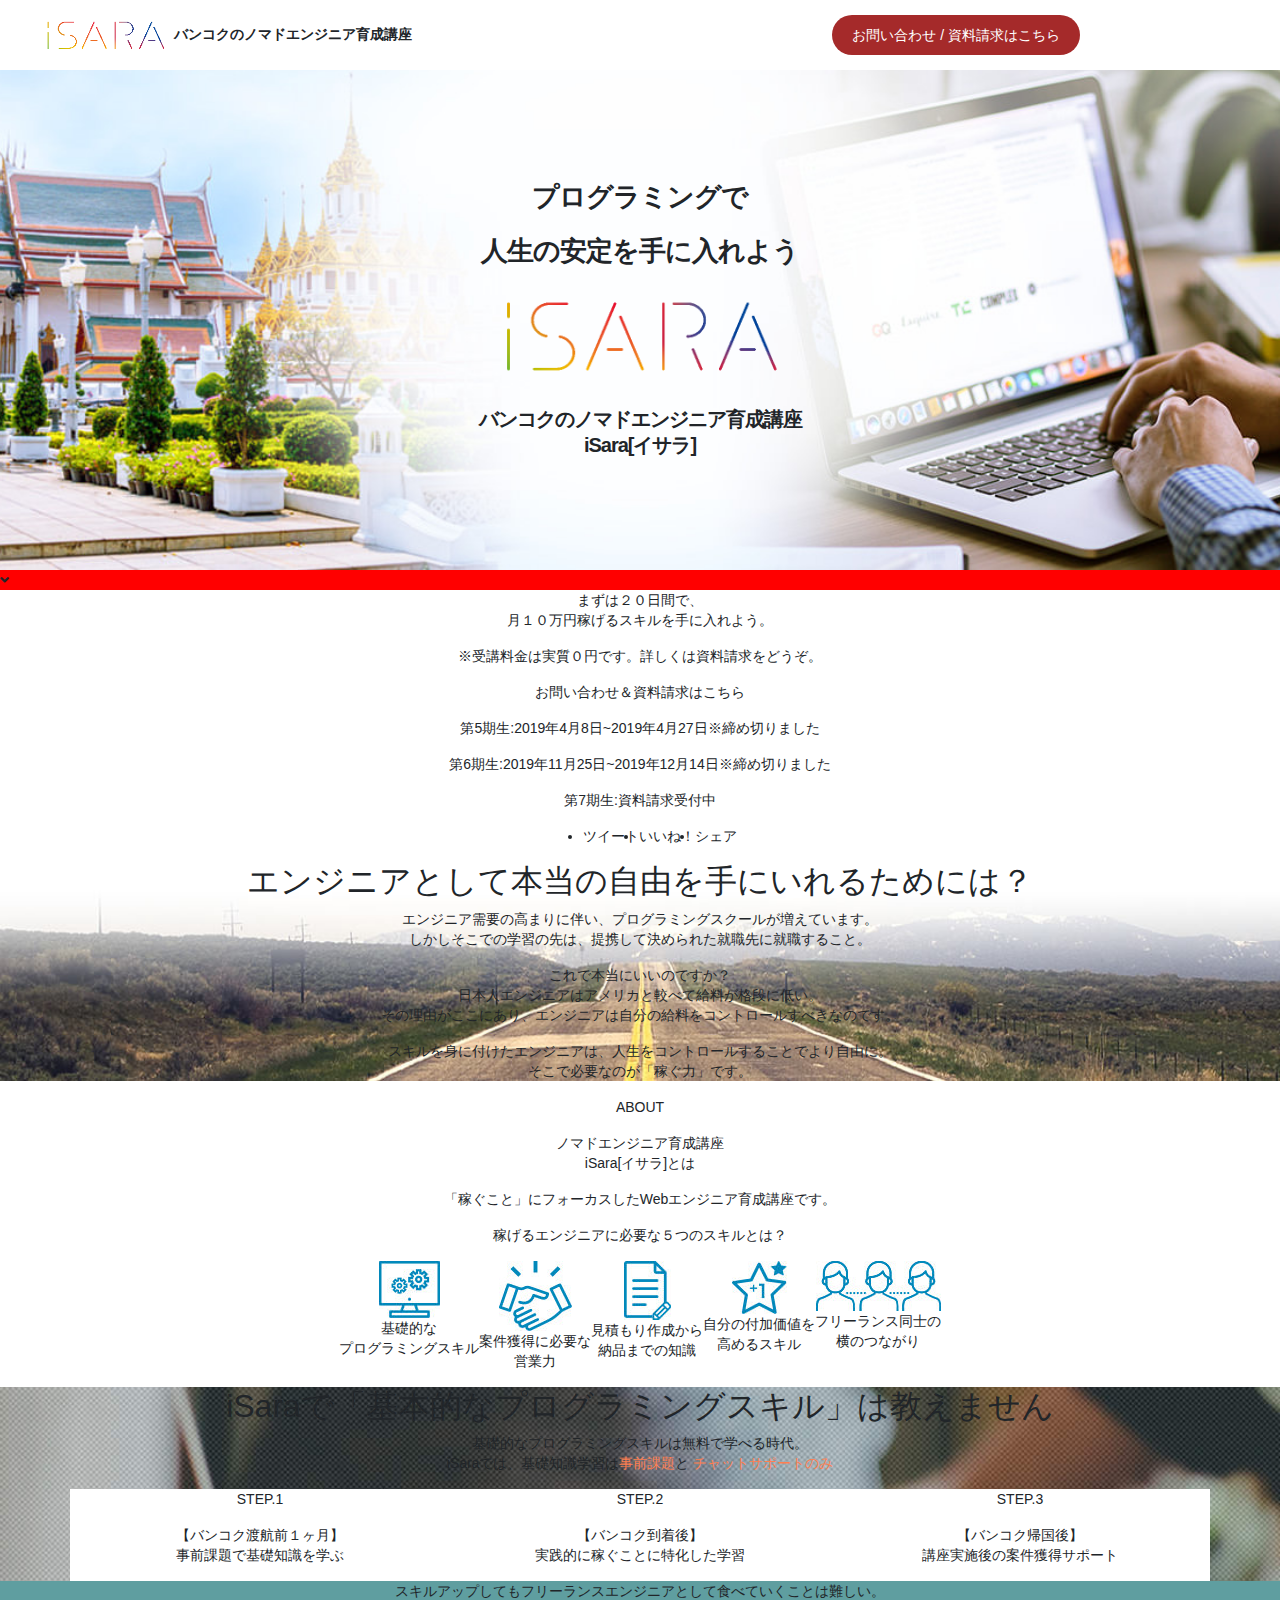
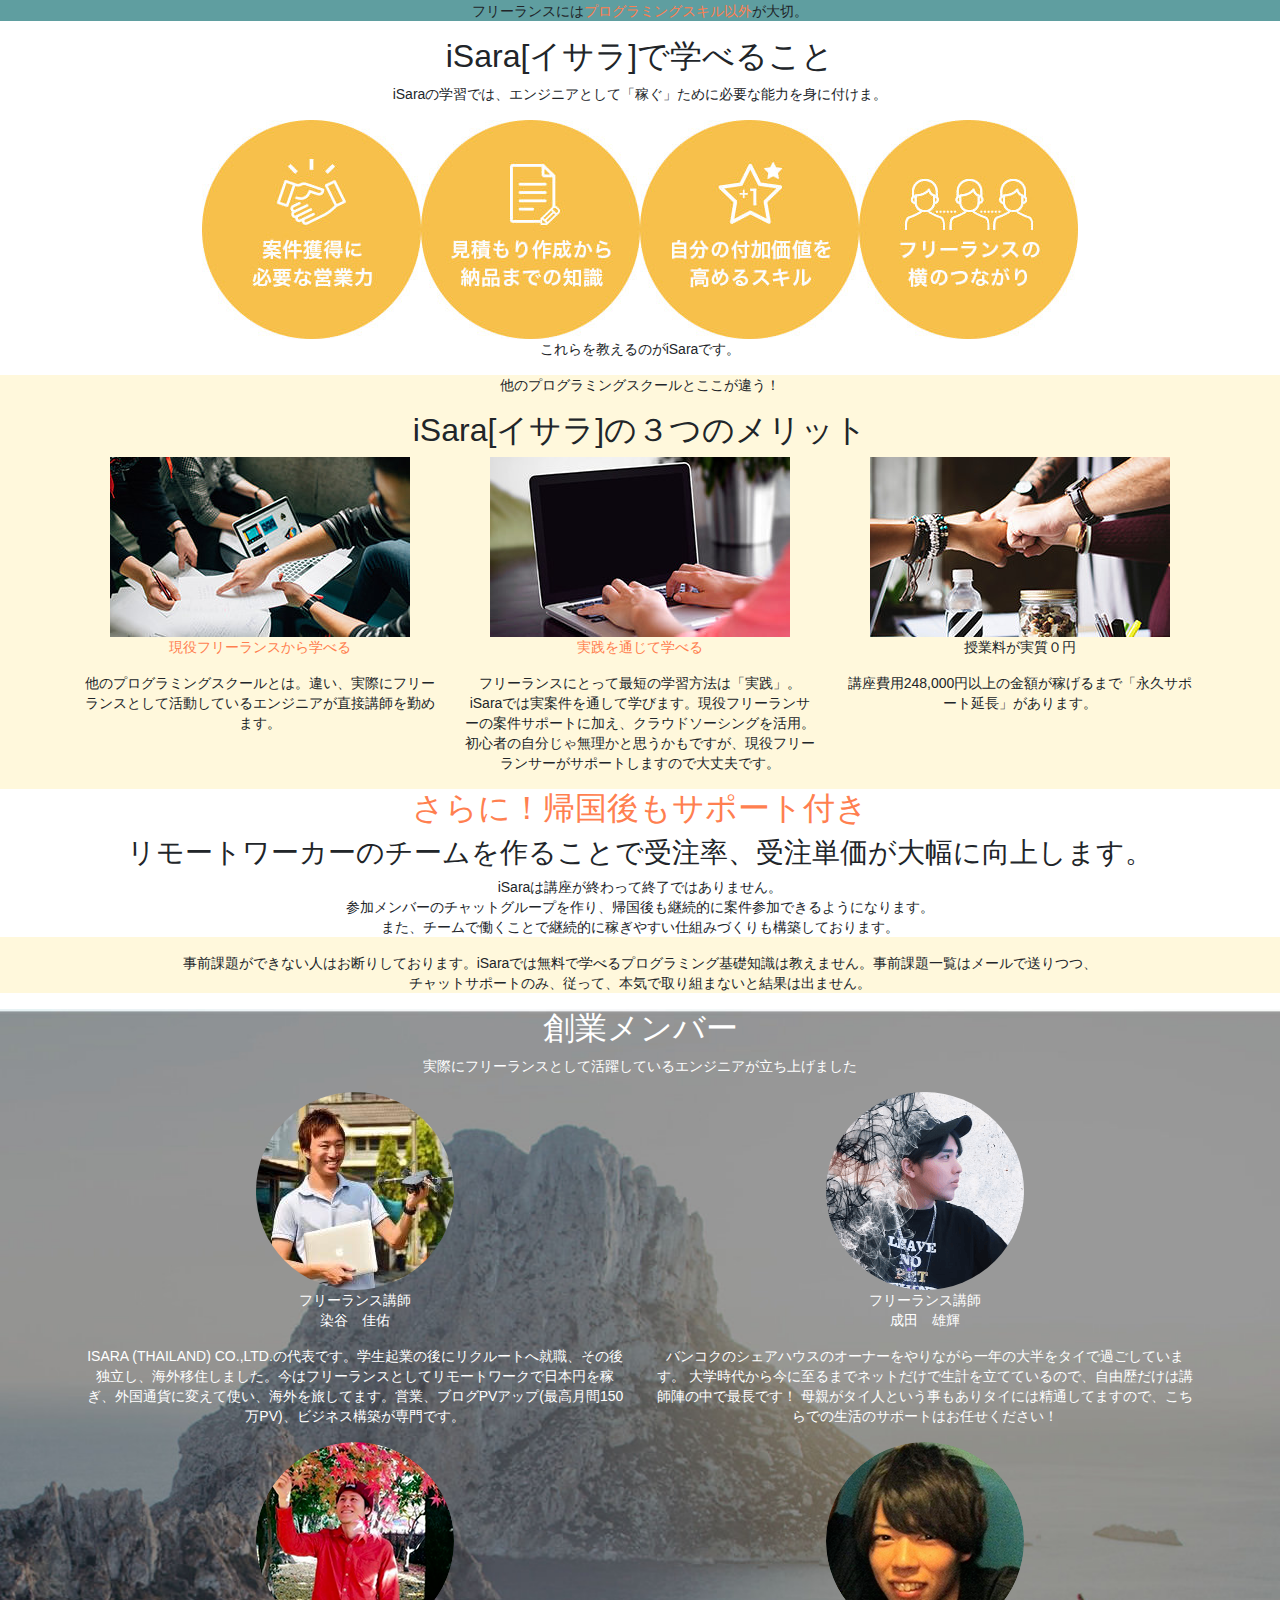
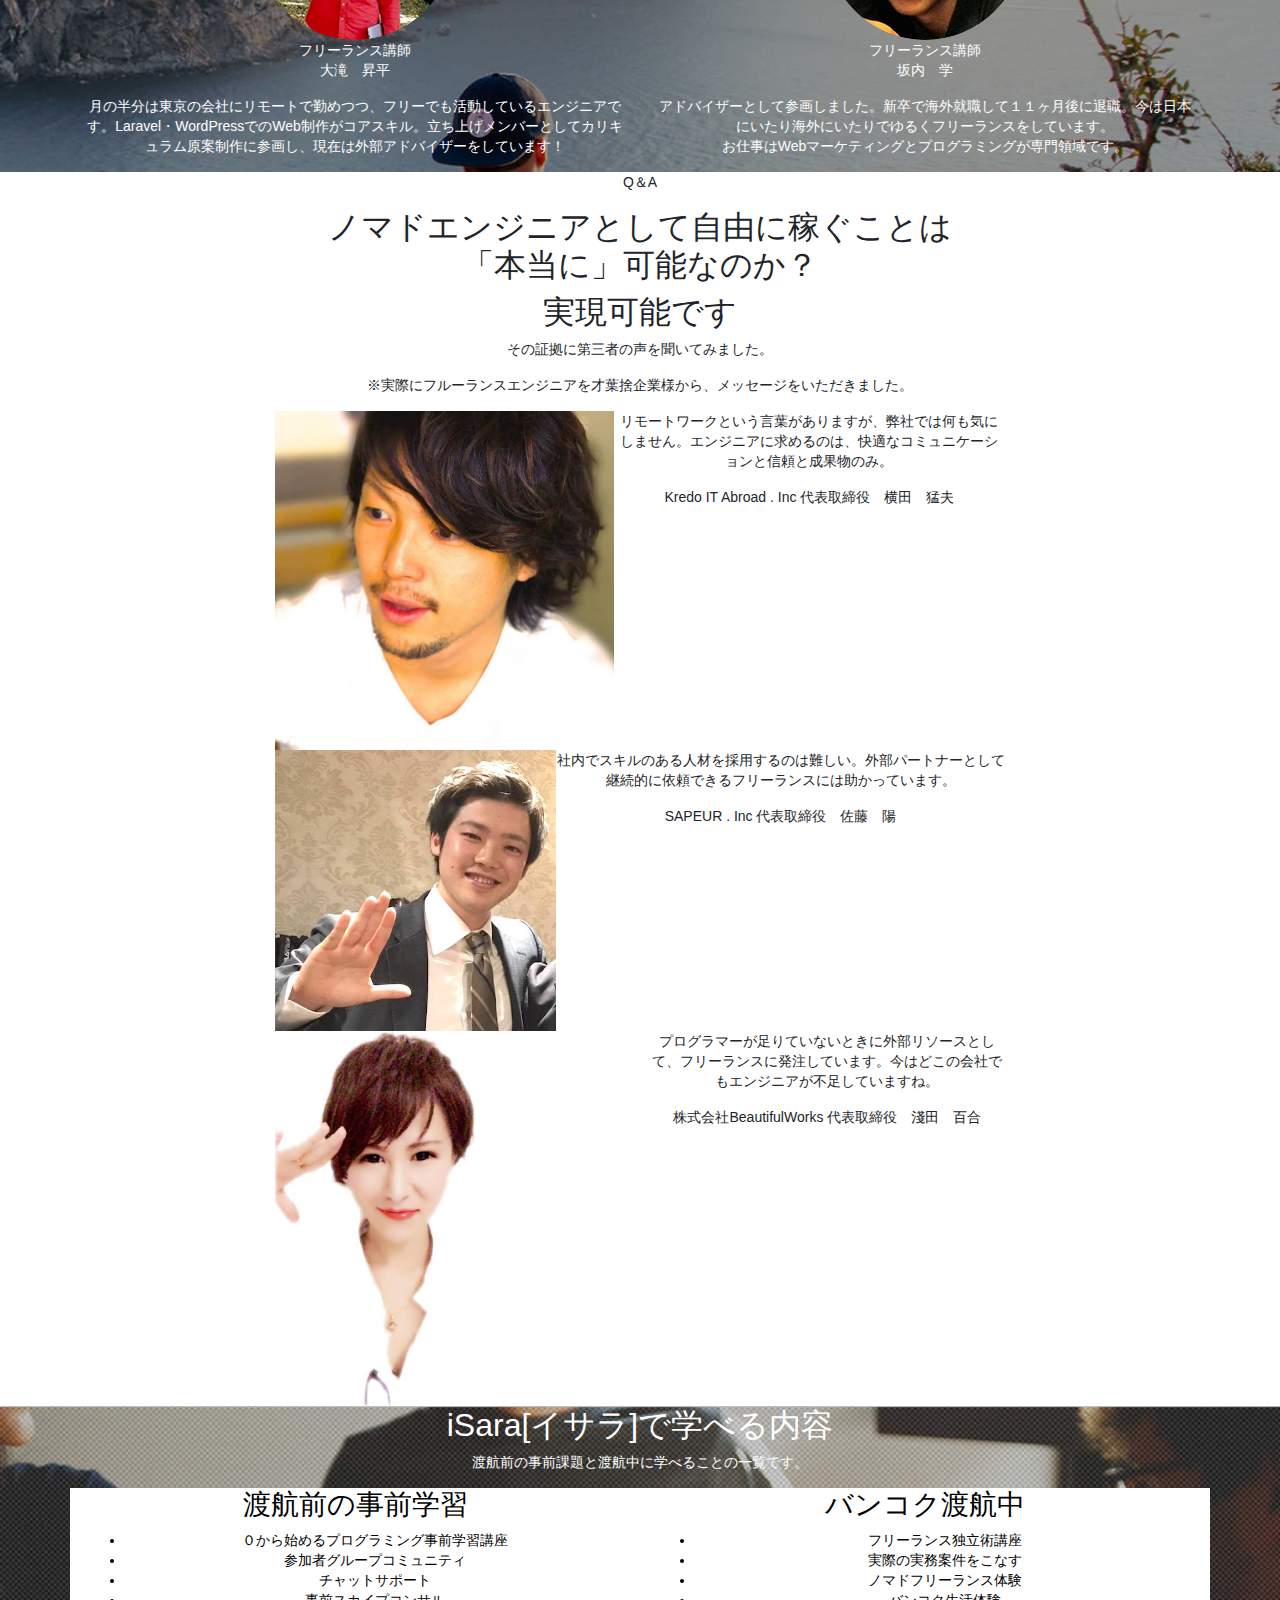
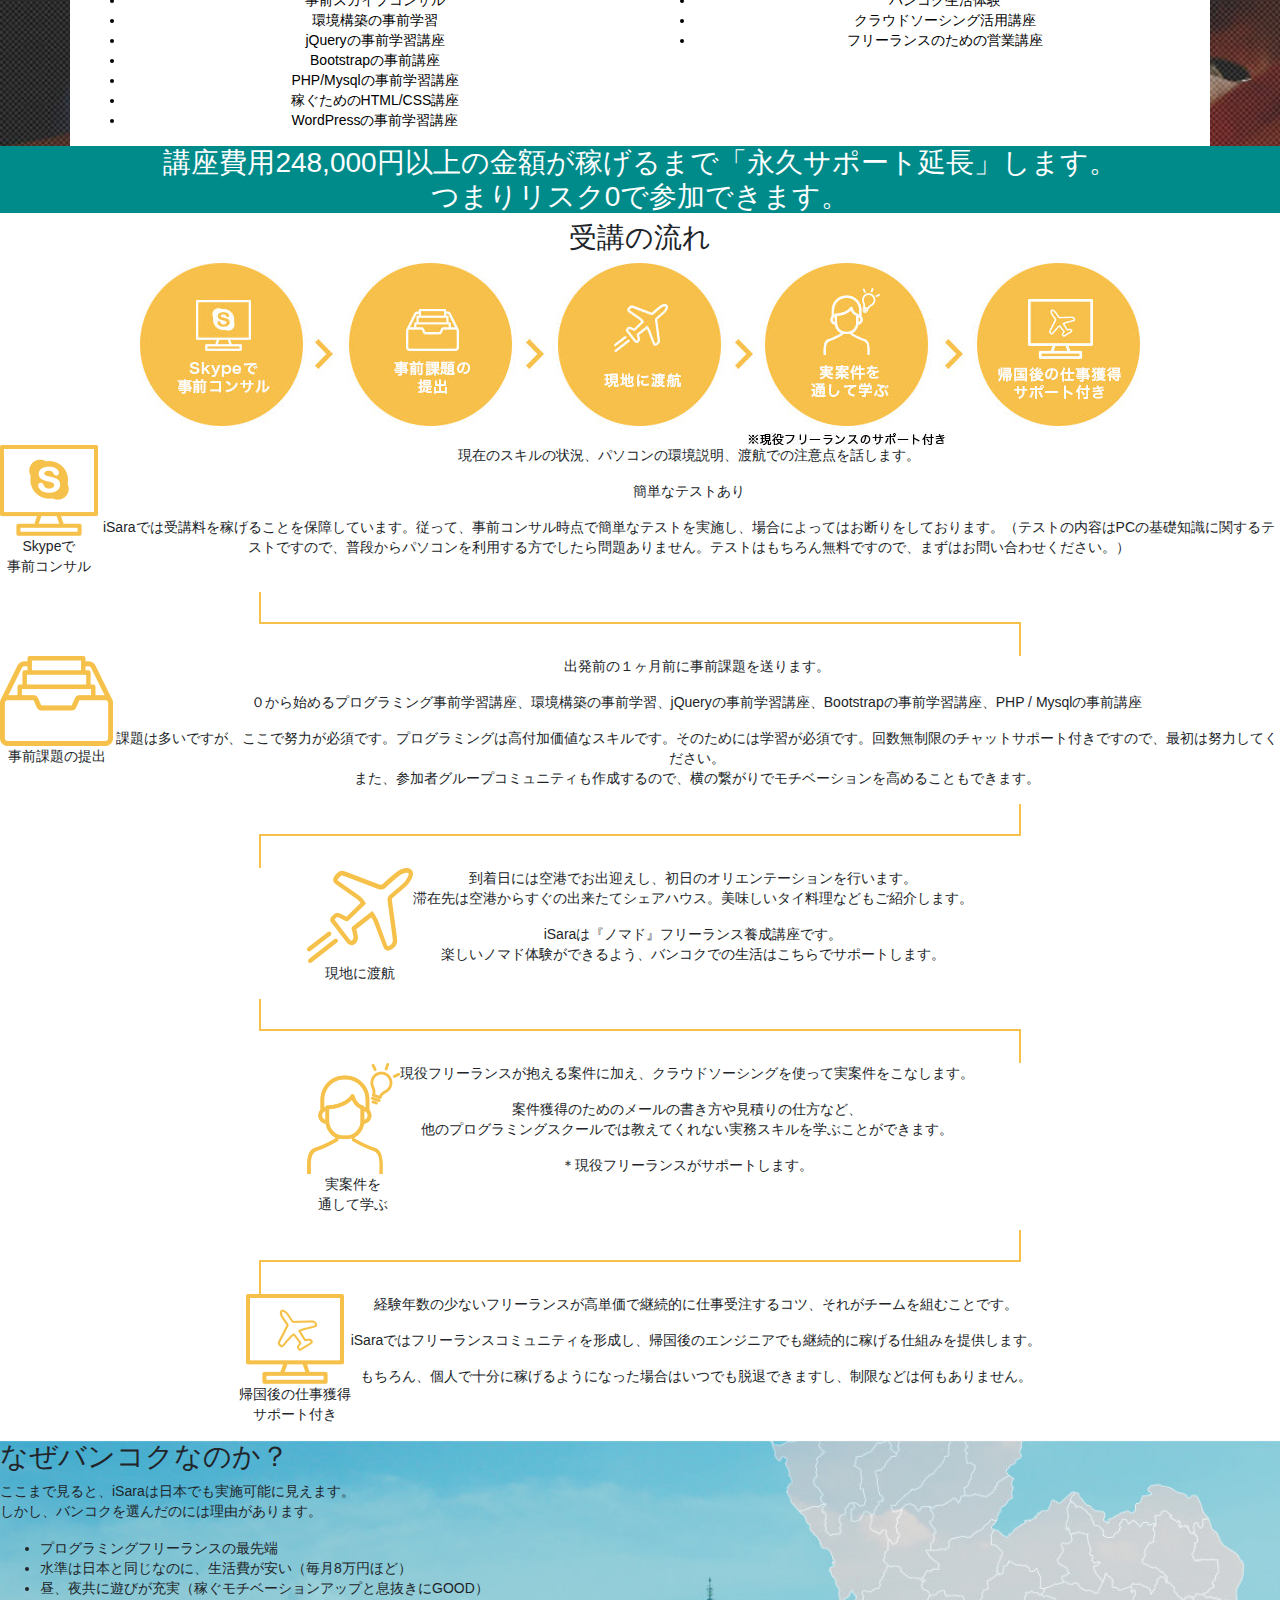
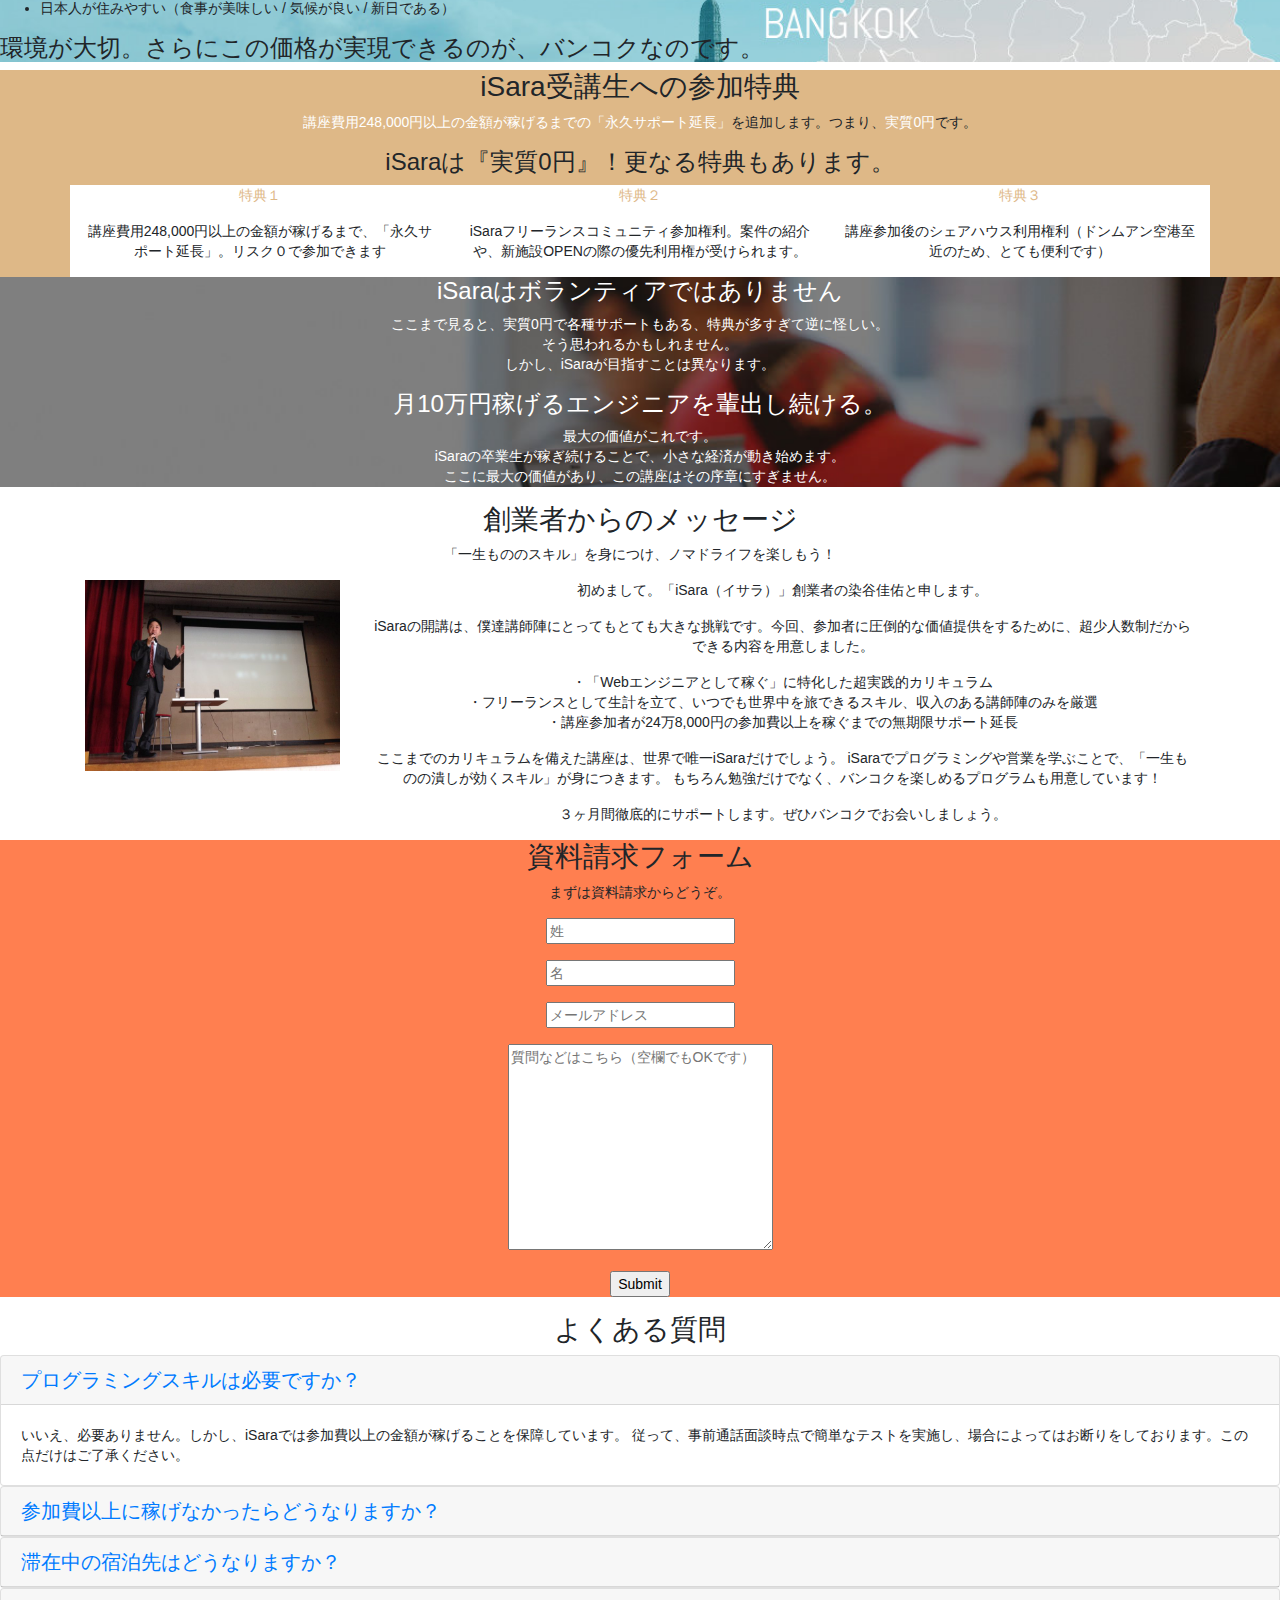
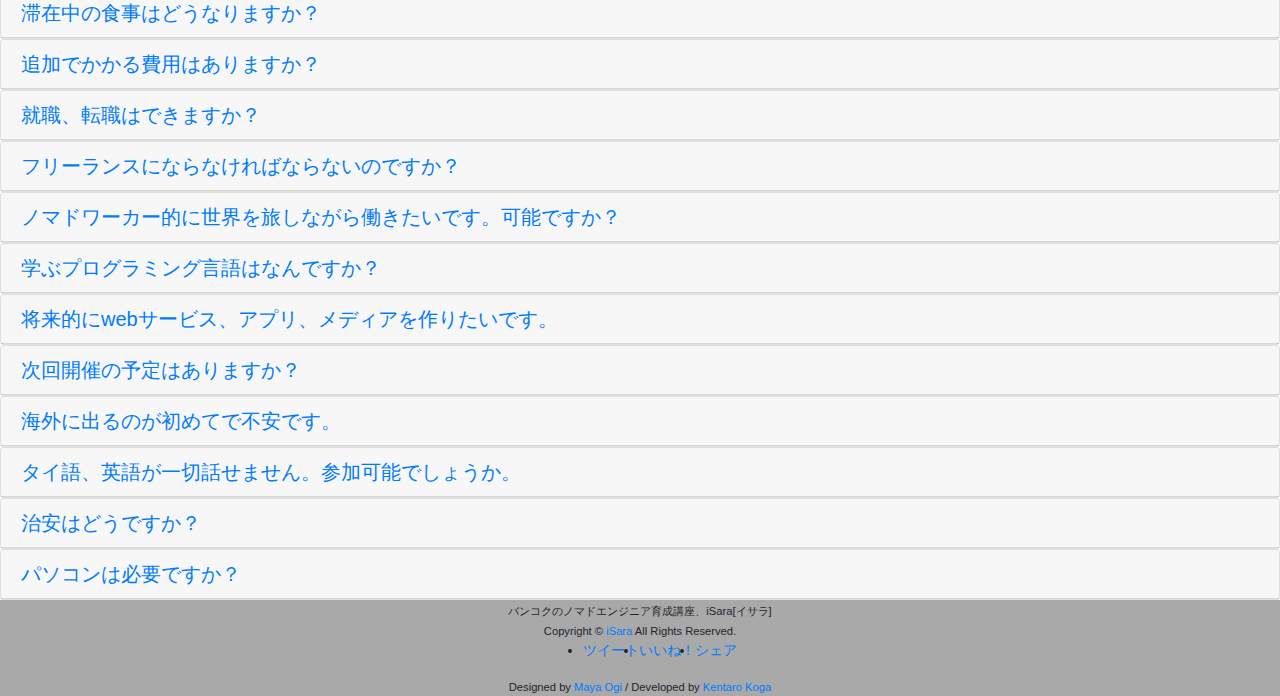
<file: isara/index.html>
<!DOCTYPE html>
<html lang="ja">

<head>

  <meta charset="utf-8">
  <meta name="viewport" content="width=device-width, initial-scale=1">
  <link rel="icon" href="img/タツノオトシゴのアイコン素材.png">
  <title>isara copy</title>

  <!-- Bootstrap CSS -->
  <link rel="stylesheet" href="https://stackpath.bootstrapcdn.com/bootstrap/4.4.1/css/bootstrap.min.css"
    integrity="sha384-Vkoo8x4CGsO3+Hhxv8T/Q5PaXtkKtu6ug5TOeNV6gBiFeWPGFN9MuhOf23Q9Ifjh" crossorigin="anonymous">

  <!-- font awesome -->
  <link rel="stylesheet" href="https://use.fontawesome.com/releases/v5.12.0/css/all.css">

  <!-- css -->
  <link rel="stylesheet" href="css/main.css">

</head>

<body>

  <div class="wrapper">

    <!-- header -->
    <header>
      <div class="header__in">
    
        <div class="header__in-title--logo">
          <img src="img/headerlogo.png" alt="">
        </div>
        <div class="header__in-title--sub">
          <p>バンコクのノマドエンジニア育成講座</p>
        </div>
    
        <div class="header__in-link">
          <div class="header__in-link--contact">
            <p>お問い合わせ / 資料請求はこちら</p>
          </div>
        </div>
    
      </div>
    </header>


    <main>

      <!-- main -->
      <div class="main">
        <div class="main__coverimg">

          <div class="main__home">

            <div class="main__home-top">
              <h1>プログラミングで
                <br>人生の安定を手に入れよう
              </h1>
            </div>

            <div class="main__home-img">
              <img src="img/mainlogo.png" alt="">
            </div>

            <div class="main__home-bottom">
              <h2>バンコクのノマドエンジニア育成講座
                <br>iSara[イサラ]
              </h2>
            </div>

          </div>
        </div>
      </div>


      <!-- back-to-pagetop -->
      <div class="back-to-pagetop">
        <i class="fas fa-angle-down"></i>
      </div>



      <!-- conversion -->
      <div class="conversion">

        <div class="conversion__intro">
          <div class="conversion__intro-first">
            <p>まずは２０日間で、
              <br>月１０万円稼げるスキルを手に入れよう。
            </p>
          </div>
          <div class="conversion__intro-second">
            <p>※受講料金は実質０円です。詳しくは資料請求をどうぞ。</p>
          </div>
        </div>

        <div class="conversion__contactlink">
          <p>お問い合わせ＆資料請求はこちら</p>
        </div>

        <div class="conversion__date">
          <p>第5期生:2019年4月8日~2019年4月27日※締め切りました</p>
          <p>第6期生:2019年11月25日~2019年12月14日※締め切りました</p>
          <p>第7期生:資料請求受付中</p>
        </div>

        <div class="conversion__sns">
          <ul>
            <div class="conversion__sns-tw">
              <li>ツイート</li>
            </div>
            <div class="conversion__sns-fb">
              <li>いいね！</li>
            </div>
            <div class="conversion__sns-sh">
              <li>シェア</li>
            </div>
          </ul>
        </div>

      </div>



      <!-- intro -->
      <div class="intro">
        <div class="intro__coverimg">

          <div class="intro__top">
            <h2>エンジニアとして本当の自由を手にいれるためには？</h2>
          </div>

          <div class="intro__in">
            <div class="intro__in-top">
              <p>エンジニア需要の高まりに伴い、プログラミングスクールが増えています。<br>
                しかしそこでの学習の先は、提携して決められた就職先に就職すること。</p>
            </div>
            <div class="intro__in-mid">
              <p>これで本当にいいのですか？<br>
                日本人エンジニアはアメリカと較べて給料が格段に低い。<br>
                その理由がここにあり、エンジニアは自分の給料をコントロールすべきなのです。
              </p>
            </div>
            <div class="intro__in-bottom">
              <p>スキルを身に付けたエンジニアは、人生をコントロールすることでより自由に。<br>
                そこで必要なのが「稼ぐ力」です。
              </p>
            </div>
          </div>

        </div>
      </div>



      <!-- aboutfirst -->
      <div class="aboutfirst">


        <div class="aboutfirst__top">
          <p>ABOUT</p>
        </div>

        <div class="aboutfirst__title">
          <p>ノマドエンジニア育成講座<br>
            iSara[イサラ]とは
          </p>
        </div>

        <div class="aboutfirst__txt">
          <p>「稼ぐこと」にフォーカスしたWebエンジニア育成講座です。</p>
        </div>

        <div class="aboutfirst__box">

          <div class="aboutfirst__box-top">
            <p>稼げるエンジニアに必要な５つのスキルとは？</p>
          </div>

          <div class="aboutfirst__skill">


            <div class="aboutfirst__skill-1">
              <img src="img/aboutfirst1.jpg" alt="">
              <p>基礎的な<br>
                プログラミングスキル</p>
            </div>
            <div class="aboutfirst__skill-2">
              <img src="img/aboutfirst2.jpg" alt="">
              <p>案件獲得に必要な<br>
                営業力</p>
            </div>
            <div class="aboutfirst__skill-3">
              <img src="img/aboutfirst3.jpg" alt="">
              <p>見積もり作成から<br>
                納品までの知識</p>
            </div>
            <div class="aboutfirst__skill-4">
              <img src="img/aboutfirst4.jpg" alt="">
              <p>自分の付加価値を<br>
                高めるスキル</p>
            </div>
            <div class="aboutfirst__skill-5">
              <img src="img/aboutfirst5.jpg" alt="">
              <p>フリーランス同士の<br>
                横のつながり</p>
            </div>

          </div>
        </div>
      </div>



      <!-- aboutsecond -->
      <div class="aboutsecond">
        <div class="aboutsecond__coverimg">


          <div class="aboutsecond__top">
            <h2>iSaraで「基本的なプログラミングスキル」は教えません</h2>
          </div>
          <div class="aboutsecond__txt">
            <p>基礎的なプログラミングスキルは無料で学べる時代。<br>
              iSaraでは、基礎知識学習は<span class="aboutsecond__txt1">事前課題</span>と<spanc class="aboutsecond__txt2">
                チャットサポートのみ</span>
            </p>
          </div>

          <div class="aboutsecond__step container">
            <div class="row">

              <div class="aboutsecond__step-1 col-xl-4">
                <p class="aboutsecond__step-1--top">
                  STEP.1
                </p>
                <p class="aboutsecond__step-1--txt">【バンコク渡航前１ヶ月】<br>
                  事前課題で基礎知識を学ぶ
                </p>
              </div>
              <div class="aboutsecond__step-2 col-xl-4">
                <p class="aboutsecond__step-2--top">
                  STEP.2
                </p>
                <p class="aboutsecond__step-2--txt">【バンコク到着後】<br>
                  実践的に稼ぐことに特化した学習
                </p>
              </div>
              <div class="aboutsecond__step-3 col-xl-4">
                <p class="aboutsecond__step-3--top">
                  STEP.3
                </p>
                <p class="aboutsecond__step-3--txt">【バンコク帰国後】<br>
                  講座実施後の案件獲得サポート
                </p>
              </div>

            </div>
          </div>
        </div>
      </div>


      <!-- aboutthird -->
      <div class="aboutthird">

        <div class=aboutthird__txt>
          <p>スキルアップしてもフリーランスエンジニアとして食べていくことは難しい。<br>
            フリーランスには<span class="aboutthird__txt-1">プログラミングスキル以外</span>が大切。
          </p>
        </div>

      </div>


      <!-- learning -->
      <div class="learning">

        <div class="learning__title">
          <h2>iSara<span class="learning__title-sm">[イサラ]</span>で学べること</h2>
        </div>

        <div class="learning__txt1">
          <p>iSaraの学習では、エンジニアとして「稼ぐ」ために必要な能力を身に付けま。</p>
        </div>

        <div class="learning__skill">

          <div class="learning__skill-1">
            <img src="img/learning1.jpg" alt="">
          </div>
          <div class="learning__skill-2">
            <img src="img/learning2.jpg" alt="">
          </div>
          <div class="learning__skill-3">
            <img src="img/learning3.jpg" alt="">
          </div>
          <div class="learning__skill-4">
            <img src="img/learning4.jpg" alt="">
          </div>

        </div>

        <div class="learning__txt2">
          <p>これらを教えるのがiSaraです。</p>
        </div>
      </div>


      <!-- merit -->
      <div class="merit">

        <div class="merit__title">
          <p>他のプログラミングスクールとここが違う！</p>
          <h2>iSara[イサラ]の３つのメリット</h2>
        </div>

        <div class="merit__img container">
          <div class="row">

            <div class="marit__img-1 col-xl-4">
              <img src="img/merit1.jpg" alt="">
              <div class="marit__img-1--top">
                <p>現役フリーランスから学べる</p>
              </div>
              <div class="marit__img-1--txt">
                <p>他のプログラミングスクールとは。違い、実際にフリーランスとして活動しているエンジニアが直接講師を勤めます。</p>
              </div>
            </div>
            <div class="marit__img-2 col-xl-4">
              <img src="img/merit2.jpg" alt="">
              <div class="marit__img-2--top">
                <p>実践を通じて学べる</p>
              </div>
              <div class="marit__img-2--txt">
                <p>
                  フリーランスにとって最短の学習方法は「実践」。iSaraでは実案件を通して学びます。現役フリーランサーの案件サポートに加え、クラウドソーシングを活用。初心者の自分じゃ無理かと思うかもですが、現役フリーランサーがサポートしますので大丈夫です。
                </p>
              </div>
            </div>
            <div class="marit__img-3 col-xl-4">
              <img src="img/merit3.jpg" alt="">
              <div class="marit__img-3--top">
                <p>授業料が実質０円</p>
              </div>
              <div class="marit__img-3--txt">
                <p>講座費用248,000円以上の金額が稼げるまで「永久サポート延長」があります。</p>
              </div>
            </div>

          </div>
        </div>

        <div class="merit__box">
          <div class="merit__box-top">
            <h2>さらに！帰国後もサポート付き</h2>
            <h3>リモートワーカーのチームを作ることで受注率、受注単価が大幅に向上します。</h3>
          </div>
          <div class="merit__box-txt">
            <p>iSaraは講座が終わって終了ではありません。<br>
              参加メンバーのチャットグループを作り、帰国後も継続的に案件参加できるようになります。<br>
              また、チームで働くことで継続的に稼ぎやすい仕組みづくりも構築しております。</p>
          </div>
        </div>

        <div class="merit__note">
          <p>事前課題ができない人はお断りしております。iSaraでは無料で学べるプログラミング基礎知識は教えません。事前課題一覧はメールで送りつつ、<br>
            チャットサポートのみ、従って、本気で取り組まないと結果は出ません。
          </p>
        </div>

      </div>



      <!-- teacher -->
      <div class="teacher">

        <div class="teacher__title">
          <h2>創業メンバー</h2>
        </div>

        <div class="teacher__txt">
          <p>実際にフリーランスとして活躍しているエンジニアが立ち上げました</p>
        </div>

        <div class="teacher__person container">
          <div class="row">

            <div class="teacher__person1 col-xl-6">
              <div class="teacher__person1--img">
                <img src="img/teacher1.jpg" alt="">
                <div class="techer__person1--name">
                  <p>フリーランス講師<br>
                    染谷　佳佑</p>
                </div>
                <div class="teacher__person1--info">
                  <p>ISARA (THAILAND)
                    CO.,LTD.の代表です。学生起業の後にリクルートへ就職、その後独立し、海外移住しました。今はフリーランスとしてリモートワークで日本円を稼ぎ、外国通貨に変えて使い、海外を旅してます。営業、ブログPVアップ(最高月間150万PV)、ビジネス構築が専門です。
                  </p>
                </div>
              </div>
            </div>

            <div class="teacher__person2 col-xl-6">
              <div class="teacher__person2--img">
                <img src="img/teacher2.png" alt="">
                <div class="techer__person2--name">
                  <p>フリーランス講師<br>
                    成田　雄輝</p>
                </div>
                <div class="teacher__person2--info">
                  <p>バンコクのシェアハウスのオーナーをやりながら一年の大半をタイで過ごしています。 大学時代から今に至るまでネットだけで生計を立てているので、自由歴だけは講師陣の中で最長です！
                    母親がタイ人という事もありタイには精通してますので、こちらでの生活のサポートはお任せください！</p>
                </div>
              </div>
            </div>

            <div class="teacher__person3 col-xl-6">
              <div class="teacher__person3--img">
                <img src="img/teacher3.png" alt="">
                <div class="teacher__person3--name">
                  <p>フリーランス講師<br>
                    大滝　昇平</p>
                </div>
                <div class="teacher__person3--info">
                  <p>
                    月の半分は東京の会社にリモートで勤めつつ、フリーでも活動しているエンジニアです。Laravel・WordPressでのWeb制作がコアスキル。立ち上げメンバーとしてカリキュラム原案制作に参画し、現在は外部アドバイザーをしています！
                  </p>
                </div>
              </div>
            </div>

            <div class="teacher__person4 col-xl-6">
              <div class="teacher__person4--img">
                <img src="img/teacher4.png" alt="">
                <div class="teacher__person4--name">
                  <p>フリーランス講師<br>
                    坂内　学</p>
                </div>
                <div class="teacher__person4--info">
                  <p>アドバイザーとして参画しました。新卒で海外就職して１１ヶ月後に退職。今は日本にいたり海外にいたりでゆるくフリーランスをしています。<br>
                    お仕事はWebマーケティングとプログラミングが専門領域です。</p>
                </div>
              </div>
            </div>

          </div>
        </div>
      </div>



      <!-- why -->
      <div class="why">

        <div class="why__logo">
          <p>Q＆A</p>
        </div>

        <div class="why__title">
          <h2>ノマドエンジニアとして自由に稼ぐことは<br>
            「本当に」可能なのか？</h2>
        </div>

      </div>


      <!-- answer -->
      <div class="answer">

        <div class="answer__top">
          <h2>実現可能です</h2>
        </div>
        <div class="answer__txt">
          <p>その証拠に第三者の声を聞いてみました。</p>
        </div>
        <div class="answer__note">
          <p>※実際にフルーランスエンジニアを才葉捨企業様から、メッセージをいただきました。
          </p>
        </div>

        <div class="answer__message container">
          <div class="row">

            <div class="answer__message-1 col-xl-8 offset-xl-2">

              <div class="answer__message-1--img">
                <img src="img/answer1.jpg" alt="">
              </div>

              <div class="answer__message-1--content">
                <div class="answer__message-1--txt">
                  <p>リモートワークという言葉がありますが、弊社では何も気にしません。エンジニアに求めるのは、快適なコミュニケーションと信頼と成果物のみ。</p>
                </div>
                <div class="answer__message-1--name">
                  <p>Kredo IT Abroad . Inc 代表取締役　横田　猛夫</p>
                </div>
              </div>

            </div>

            <div class="answer__message-2 col-xl-8 offset-xl-2">

              <div class="answer__message-2--img">
                <img src="img/answer2.jpg" alt="">
              </div>

              <div class="answer__message-2--content">
                <div class="answer__message-2--txt">
                  <p>社内でスキルのある人材を採用するのは難しい。外部パートナーとして継続的に依頼できるフリーランスには助かっています。</p>
                </div>
                <div class="answer__message-2--name">
                  <p>SAPEUR . Inc 代表取締役　佐藤　陽</p>
                </div>
              </div>

            </div>

            <div class="answer__message-3 col-xl-8 offset-xl-2">

              <div class="answer__message-3--img">
                <img src="img/answer3.jpg" alt="">
              </div>

              <div class="answer__message-3--content">
                <div class="answer__message-3--txt">
                  <p>プログラマーが足りていないときに外部リソースとして、フリーランスに発注しています。今はどこの会社でもエンジニアが不足していますね。</p>
                </div>
                <div class="answer__message-3--name">
                  <p>株式会社BeautifulWorks 代表取締役　淺田　百合</p>
                </div>
              </div>

            </div>

          </div>
        </div>
      </div>



      <!-- class -->
      <div class="class">
        <div class="class__coverimg">

          <div class="class__title">
            <h2>iSara[イサラ]で学べる内容</h2>
          </div>
          <div class="class__txt">
            <p>渡航前の事前課題と渡航中に学べることの一覧です。</p>
          </div>

          <div class="class__list container">
            <div class="row">

              <div class="class__list-1 col-xl-6">
                <div class="class__list-1--top">
                  <h3>渡航前の事前学習</h3>
                </div>
                <div class="class__list-1--todo">
                  <ul>
                    <li>０から始めるプログラミング事前学習講座</li>
                    <li>参加者グループコミュニティ</li>
                    <li>チャットサポート</li>
                    <li>事前スカイプコンサル</li>
                    <li>環境構築の事前学習</li>
                    <li>jQueryの事前学習講座</li>
                    <li>Bootstrapの事前講座</li>
                    <li>PHP/Mysqlの事前学習講座</li>
                    <li>稼ぐためのHTML/CSS講座</li>
                    <li>WordPressの事前学習講座</li>
                  </ul>
                </div>
              </div>

              <div class="class__list-2 col-xl-6">
                <div class="class__list-2--top">
                  <h3>バンコク渡航中</h3>
                </div>
                <div class="class__list-2--todo">
                  <ul>
                    <li>フリーランス独立術講座</li>
                    <li>実際の実務案件をこなす</li>
                    <li>ノマドフリーランス体験</li>
                    <li>バンコク生活体験</li>
                    <li>クラウドソーシング活用講座</li>
                    <li>フリーランスのための営業講座</li>
                  </ul>
                </div>
              </div>

            </div>
          </div>
        </div>
      </div>


      <!-- classbottom -->
      <div class="classbottom">

        <div class="class__bottom">
          <h3>講座費用248,000円以上の金額が稼げるまで「永久サポート延長」します。<br>
          つまりリスク0で参加できます。</h3>
        </div>

      </div>


      <!-- flow -->
      <div class="flow">

        <div class="flow__title">
          <h3>受講の流れ</h3>
        </div>

        <div class="flow__img">
          <img src="img/flowtop.jpg" alt="">
        </div>

        <div class="flow__box1">
          <div class="flow__box1--img">
            <div class="flow__box1--img-logo">
              <img src="img/flow1.png" alt="">
            </div>
            <div class="flow__box1--img-txt">
              <p>Skypeで<br>事前コンサル</p>
            </div>
          </div>

          <div class="flow__box1--content">
            <p>現在のスキルの状況、パソコンの環境説明、渡航での注意点を話します。</p>
            <p>簡単なテストあり</p>
            <p>iSaraでは受講料を稼げることを保障しています。従って、事前コンサル時点で簡単なテストを実施し、場合によってはお断りをしております。（テストの内容はPCの基礎知識に関するテストですので、普段からパソコンを利用する方でしたら問題ありません。テストはもちろん無料ですので、まずはお問い合わせください。）</p>
          </div>
        </div>

        <div class="flow__l-r">
          <img src="img/flow-l-r.png" alt="">
        </div>
        
        <div class="flow__box2">
          <div class="flow__box2--img">
            <div class="flow__box2--img-logo">
              <img src="img/flow2.png" alt="">
            </div>
            <div class="flow__box2--img-txt">
              <p>事前課題の提出</p>
            </div>
          </div>
          
          <div class="flow__box2--content">
            <p>出発前の１ヶ月前に事前課題を送ります。</p>
            <p>０から始めるプログラミング事前学習講座、環境構築の事前学習、jQueryの事前学習講座、Bootstrapの事前学習講座、PHP / Mysqlの事前講座</p>
            <p>課題は多いですが、ここで努力が必須です。プログラミングは高付加価値なスキルです。そのためには学習が必須です。回数無制限のチャットサポート付きですので、最初は努力してください。<br>また、参加者グループコミュニティも作成するので、横の繋がりでモチベーションを高めることもできます。</p>
          </div>
        </div>

        <div class="flow__r-l">
          <img src="img/flow-r-l.png" alt="">
        </div>
        
        <div class="flow__box3">
          <div class="flow__box3--img">
            <div class="flow__box3--img-logo">
              <img src="img/flow3.png" alt="">
            </div>
            <div class="flow__box3--img-txt">
              <p>現地に渡航</p>
            </div>
          </div>
          
          <div class="flow__box3--content">
            <p>到着日には空港でお出迎えし、初日のオリエンテーションを行います。<br>滞在先は空港からすぐの出来たてシェアハウス。美味しいタイ料理などもご紹介します。</p>
            <p>iSaraは『ノマド』フリーランス養成講座です。<br>
              楽しいノマド体験ができるよう、バンコクでの生活はこちらでサポートします。</p>
          </div>
        </div>

        <div class="flow__l-r">
          <img src="img/flow-l-r.png" alt="">
        </div>
        
        <div class="flow__box4">
          <div class="flow__box4--img">
            <div class="flow__box4--img-logo">
              <img src="img/flow4.png" alt="">
            </div>
            <div class="flow__box4--img-txt">
              <p>実案件を<br>通して学ぶ</p>
            </div>
          </div>
          
          <div class="flow__box4--content">
            <p>現役フリーランスが抱える案件に加え、クラウドソーシングを使って実案件をこなします。</p>
            <p>案件獲得のためのメールの書き方や見積りの仕方など、<br>
              他のプログラミングスクールでは教えてくれない実務スキルを学ぶことができます。</p>
            <p>＊現役フリーランスがサポートします。</p>
          </div>
        </div>

        <div class="flow__r-l">
          <img src="img/flow-r-l.png" alt="">
        </div>
        
        <div class="flow__box5">
          <div class="flow__box5--img">
            <div class="flow__box5--img-logo">
              <img src="img/flow5.png" alt="">
            </div>
            <div class="flow__box5--img-txt">
              <p>帰国後の仕事獲得<br>サポート付き</p>
            </div>
          </div>

          <div class="flow__box5--content">
            <p>経験年数の少ないフリーランスが高単価で継続的に仕事受注するコツ、それがチームを組むことです。</p>
            <p>iSaraではフリーランスコミュニティを形成し、帰国後のエンジニアでも継続的に稼げる仕組みを提供します。</p>
            <p>もちろん、個人で十分に稼げるようになった場合はいつでも脱退できますし、制限などは何もありません。</p>
          </div>
        </div>

      </div>


      <!-- bangkok -->
      <div class="bangkok">
        <div class="bangkok__coverimg">

          <div class="bangkok__title">
            <h3>なぜバンコクなのか？</h3>
          </div>
          <div class="bangkok__txt">
            <p>ここまで見ると、iSaraは日本でも実施可能に見えます。<br>
              しかし、バンコクを選んだのには理由があります。</p>
          </div>
          <div class="bangkok__list">
            <ul>
              <li>プログラミングフリーランスの最先端</li>
              <li>水準は日本と同じなのに、生活費が安い（毎月8万円ほど）</li>
              <li>昼、夜共に遊びが充実（稼ぐモチベーションアップと息抜きにGOOD）</li>
              <li>日本人が住みやすい（食事が美味しい / 気候が良い / 新日である）</li>
            </ul>
          </div>
          <div class="bangkok__note">
            <h4>環境が大切。さらにこの価格が実現できるのが、バンコクなのです。</h4>
          </div>

        </div>
      </div>


      <!-- special -->
      <div class="special">

        <div class="special__title">
          <h3>iSara受講生への参加特典</h3>
        </div>
        <div class="special__txt">
          <p><span class="special__txt1">講座費用248,000円以上の金額が稼げるまでの「永久サポート延長」</span>を追加します。つまり、<span class="special__txt2">実質0円</span>です。</p>
        </div>

        <div class="special__box">

          <div class="special__box-title">
            <h4>iSaraは『実質0円』！更なる特典もあります。</h4>
          </div>

          <div class="special__boxin container">
            <div class="row">

              <div class="special__boxin-1 col-xl-4">
                <div class="special__boxin-1--top">
                  <p>特典１</p>
                </div>
                <div class="special__boxin-1--txt">
                  <p>講座費用248,000円以上の金額が稼げるまで、「永久サポート延長」。リスク０で参加できます</p>
                </div>
              </div>

              <div class="special__boxin-2 col-xl-4">
                <div class="special__boxin-2--top">
                  <p>特典２</p>
                </div>
                <div class="special__boxin-2--txt">
                  <p>iSaraフリーランスコミュニティ参加権利。案件の紹介や、新施設OPENの際の優先利用権が受けられます。</p>
                </div>
              </div>

              <div class="special__boxin-3 col-xl-4">
                <div class="special__boxin-3--top">
                  <p>特典３</p>
                </div>
                <div class="special__boxin-3--txt">
                  <p>講座参加後のシェアハウス利用権利（ドンムアン空港至近のため、とても便利です）</p>
                </div>
              </div>

            </div>
          </div>
        </div>

      </div>

      <!-- specialdetail -->
      <div class="specialdetail">
        <div class="specialdetail__coverimg">

          <div class="specialdetail__title">
            <h4>iSaraはボランティアではありません</h4>
          </div>
          <div class="specialdetail__txt1">
            <p>ここまで見ると、実質0円で各種サポートもある、特典が多すぎて逆に怪しい。<br>そう思われるかもしれません。<br>しかし、iSaraが目指すことは異なります。</p>
          </div>
          <div class="specialdetail__catch">
            <h4>月10万円稼げるエンジニアを輩出し続ける。</h4>
          </div>
          <div class="specialdetail__txt2">
            <p>最大の価値がこれです。<br>iSaraの卒業生が稼ぎ続けることで、小さな経済が動き始めます。<br>ここに最大の価値があり、この講座はその序章にすぎません。</p>
          </div>
        </div>
      </div>


      <!-- message -->
      <div class="message">
        
        <div class="message__title">
          <h3>創業者からのメッセージ</h3>
        </div>
        <div class="message__top">
          <p>「一生もののスキル」を身につけ、ノマドライフを楽しもう！</p>
        </div>

        <div class="message__content container">
          <div class="row">

            <div class="message__content--img col-xl-3">
              <img src="img/message.jpg" alt="">
            </div>
            <div class="message__content--txt col-xl-9">
              <p>初めまして。「iSara（イサラ）」創業者の染谷佳佑と申します。</p>
              <p>iSaraの開講は、僕達講師陣にとってもとても大きな挑戦です。今回、参加者に圧倒的な価値提供をするために、超少人数制だからできる内容を用意しました。</p>
              <p>・「Webエンジニアとして稼ぐ」に特化した超実践的カリキュラム<br>
                ・フリーランスとして生計を立て、いつでも世界中を旅できるスキル、収入のある講師陣のみを厳選<br>
                ・講座参加者が24万8,000円の参加費以上を稼ぐまでの無期限サポート延長
              </p>
              <p>ここまでのカリキュラムを備えた講座は、世界で唯一iSaraだけでしょう。 iSaraでプログラミングや営業を学ぶことで、「一生ものの潰しが効くスキル」が身につきます。 もちろん勉強だけでなく、バンコクを楽しめるプログラムも用意しています！</p>
              <p>３ヶ月間徹底的にサポートします。ぜひバンコクでお会いしましょう。</p>
            </div>

          </div>
        </div>

      </div>


      <!-- contactform -->
      <div class="contactform">

        <div class="contactform__totle">
          <h3>資料請求フォーム</h3>
        </div>
        <div class="contactform__txt">
          <p>まずは資料請求からどうぞ。</p>
        </div>

        <form action="" method="POST">
          <p>
            <input type="text" name="type01" placeholder="姓">
          </p>
          <p>
            <input type="text" name="type02" placeholder="名">
          </p>
          <p>
            <input type="email" name="type03" placeholder="メールアドレス">
          </p>
          <p>
            <textarea name="type04" id="" cols="30" rows="10" placeholder="質問などはこちら（空欄でもOKです）"></textarea>
          </p>
          <p>
            <input type="submit">
          </p>
        </form>

      </div>



      <!-- faq -->
      <div class="faq">
        <div class="faq__title">
          <h3>よくある質問</h3>
        </div>

        <div id="accordion" role="tablist">

          <div class="card">
            <div class="card-header" role="tab" id="heading1">
              <h5 class="mb-0">
                <a data-toggle="collapse" href="#collapse1" aria-expanded="true" aria-controls="collapse1">
                  プログラミングスキルは必要ですか？
                </a>
              </h5>
            </div>
            <div id="collapse1" class="collapse show" role="tabpanel" aria-labelledby="heading1">
              <div class="card-body">
                いいえ、必要ありません。しかし、iSaraでは参加費以上の金額が稼げることを保障しています。 従って、事前通話面談時点で簡単なテストを実施し、場合によってはお断りをしております。この点だけはご了承ください。
              </div>
            </div>
          </div>

          <div class="card">
            <div class="card-header" role="tab" id="heading2">
              <h5 class="mb-0">
                <a class="collapsed" data-toggle="collapse" href="#collapse2" aria-expanded="false" aria-controls="collapse2">
                  参加費以上に稼げなかったらどうなりますか？
                </a>
              </h5>
            </div>
            <div id="collapse2" class="collapse" role="tabpanel" aria-labelledby="heading2">
              <div class="card-body">
                参加費である248,000円以上の金額をトータルで稼ぐまで、無期限でサポート延長いたします。（講座参加後、週30時間以上の実践をすることと、週１回の実践報告をすることが延長条件です。）きちんと学び実践すれば、フリーランスでも収入を作ることは十分に可能です。
              </div>
            </div>
          </div>

          <div class="card">
            <div class="card-header" role="tab" id="heading3">
              <h5 class="mb-0">
                <a class="collapsed" data-toggle="collapse" href="#collapse3" aria-expanded="false" aria-controls="collapse3">
                  滞在中の宿泊先はどうなりますか？
                </a>
              </h5>
            </div>
            <div id="collapse3" class="collapse" role="tabpanel" aria-labelledby="heading3">
              <div class="card-body">
                宿泊費用が必要ですが、iSara提携のホステルに宿泊することになりますので心配はありません。
              </div>
            </div>
          </div>

          <div class="card">
            <div class="card-header" role="tab" id="heading4">
              <h5 class="mb-0">
                <a class="collapsed" data-toggle="collapse" href="#collapse4" aria-expanded="false" aria-controls="collapse4">
                  滞在中の食事はどうなりますか？
                </a>
              </h5>
            </div>
            <div id="collapse4" class="collapse" role="tabpanel" aria-labelledby="heading4">
              <div class="card-body">
                拠点となる新築シェアハウスの周辺に、50バーツ程度の（160円）安価な飲食店が多数あります。 日本食レストランもありますし、出前を取ることも可能です。
              </div>
            </div>
          </div>

          <div class="card">
            <div class="card-header" role="tab" id="heading5">
              <h5 class="mb-0">
                <a class="collapsed" data-toggle="collapse" href="#collapse5" aria-expanded="false" aria-controls="collapse5">
                  追加でかかる費用はありますか？
                </a>
              </h5>
            </div>
            <div id="collapse5" class="collapse" role="tabpanel" aria-labelledby="heading5">
              <div class="card-body">
                宿泊費（トータル20000円）と食費（一食150円程度）くらいです。
              </div>
            </div>
          </div>

          <div class="card">
            <div class="card-header" role="tab" id="heading6">
              <h5 class="mb-0">
                <a class="collapsed" data-toggle="collapse" href="#collapse6" aria-expanded="false" aria-controls="collapse6">
                  就職、転職はできますか？
                </a>
              </h5>
            </div>
            <div id="collapse6" class="collapse" role="tabpanel" aria-labelledby="heading6">
              <div class="card-body">
                DODAの調査によると、2017年のエンジニアの求人倍率は7.5倍です。これは、人材不足が叫ばれる医療業界（医師：6倍、看護師：3倍）よりも高い数値です。ですのできちんとしたスキルを身につけることができれば、就職・転職には困らないはずです。元リクルートの転職のプロも運営スタッフとして参加しています。
              </div>
            </div>
          </div>

          <div class="card">
            <div class="card-header" role="tab" id="heading7">
              <h5 class="mb-0">
                <a class="collapsed" data-toggle="collapse" href="#collapse7" aria-expanded="false" aria-controls="collapse7">
                  フリーランスにならなければならないのですか？
                </a>
              </h5>
            </div>
            <div id="collapse7" class="collapse" role="tabpanel" aria-labelledby="heading7">
              <div class="card-body">
                いいえ、必ずフリーランスにならないといけないわけではありません。 実際に過去の卒業生の方の進路も、独立、副業として続ける、就職するなど様々です。
              </div>
            </div>
          </div>

          <div class="card">
            <div class="card-header" role="tab" id="heading8">
              <h5 class="mb-0">
                <a class="collapsed" data-toggle="collapse" href="#collapse8" aria-expanded="false" aria-controls="collapse8">
                  ノマドワーカー的に世界を旅しながら働きたいです。可能ですか？
                </a>
              </h5>
            </div>
            <div id="collapse8" class="collapse" role="tabpanel" aria-labelledby="heading8">
              <div class="card-body">
                きちんと努力し、スキルを身に着けることができれば可能です。 iSaraは、「好きなときに働き、好きなときに遊ぶ」という人生を送れる人を増やすために開講しました。 ちなみに、講師は全員ノマドワーカーとして、働きながら自由に世界中を旅しています。
              </div>
            </div>
          </div>

          <div class="card">
            <div class="card-header" role="tab" id="heading9">
              <h5 class="mb-0">
                <a class="collapsed" data-toggle="collapse" href="#collapse9" aria-expanded="false" aria-controls="collapse9">
                  学ぶプログラミング言語はなんですか？
                </a>
              </h5>
            </div>
            <div id="collapse9" class="collapse" role="tabpanel" aria-labelledby="heading9">
              <div class="card-body">
                HTML / CSS / PHPを学びます。どの言語も需要が高いです。
              </div>
            </div>
          </div>

          <div class="card">
            <div class="card-header" role="tab" id="heading10">
              <h5 class="mb-0">
                <a class="collapsed" data-toggle="collapse" href="#collapse10" aria-expanded="false" aria-controls="collapse10">
                  将来的にwebサービス、アプリ、メディアを作りたいです。
                </a>
              </h5>
            </div>
            <div id="collapse10" class="collapse" role="tabpanel" aria-labelledby="heading10">
              <div class="card-body">
                経験している講師がいますよ。大丈夫です。
              </div>
            </div>
          </div>

          <div class="card">
            <div class="card-header" role="tab" id="heading11">
              <h5 class="mb-0">
                <a class="collapsed" data-toggle="collapse" href="#collapse11" aria-expanded="false" aria-controls="collapse11">
                  次回開催の予定はありますか？
                </a>
              </h5>
            </div>
            <div id="collapse11" class="collapse" role="tabpanel" aria-labelledby="heading11">
              <div class="card-body">
                未定です。まずはお問合わせください。
              </div>
            </div>
          </div>

          <div class="card">
            <div class="card-header" role="tab" id="heading12">
              <h5 class="mb-0">
                <a class="collapsed" data-toggle="collapse" href="#collapse12" aria-expanded="false" aria-controls="collapse12">
                  海外に出るのが初めてで不安です。
                </a>
              </h5>
            </div>
            <div id="collapse12" class="collapse" role="tabpanel" aria-labelledby="heading12">
              <div class="card-body">
                講師陣が現地での生活をサポートしますので安心してください。ただしパスポート取得は必要です。
              </div>
            </div>
          </div>

          <div class="card">
            <div class="card-header" role="tab" id="heading13">
              <h5 class="mb-0">
                <a class="collapsed" data-toggle="collapse" href="#collapse13" aria-expanded="false" aria-controls="collapse13">
                  タイ語、英語が一切話せません。参加可能でしょうか。
                </a>
              </h5>
            </div>
            <div id="collapse13" class="collapse" role="tabpanel" aria-labelledby="heading13">
              <div class="card-body">
                タイ語スタッフ、英語スタッフがいるのでOKです。日本人、タイ人スタッフがおりますので、期間中のトラブル対応の心配は必要ありません。
              </div>
            </div>
          </div>

          <div class="card">
            <div class="card-header" role="tab" id="heading14">
              <h5 class="mb-0">
                <a class="collapsed" data-toggle="collapse" href="#collapse14" aria-expanded="false" aria-controls="collapse14">
                  治安はどうですか？
                </a>
              </h5>
            </div>
            <div id="collapse14" class="collapse" role="tabpanel" aria-labelledby="heading14">
              <div class="card-body">
                バンコクは、東南アジアや南アジアの他の国の都市部と比べると、街中も整備されており、非常に治安の良い街です。日本ほどではないですが、世界でも非常に治安の良い国として知られています。
              </div>
            </div>
          </div>

          <div class="card">
            <div class="card-header" role="tab" id="heading15">
              <h5 class="mb-0">
                <a class="collapsed" data-toggle="collapse" href="#collapse15" aria-expanded="false" aria-controls="collapse15">
                  パソコンは必要ですか？
                </a>
              </h5>
            </div>
            <div id="collapse15" class="collapse" role="tabpanel" aria-labelledby="heading15">
              <div class="card-body">
                はい。ノートPCのご用意が必要です。
              </div>
            </div>
          </div>

        </div>

      </div>

    </main>


    <!-- footer -->
    <footer>
      <div class="footer__tilte">
        <small>バンコクのノマドエンジニア育成講座、iSara[イサラ]</small>
      </div>
      <div class="footer__copyright">
        <small>Copyright &copy; <a href="#">iSara</a> All Rights Reserved.</small>
      </div>

      <div class="footer__sns">
        <ul>
          <div class="conversion__sns-tw">
            <li><a href="#">ツイート</a></li>
          </div>
          <div class="conversion__sns-fb">
            <li><a href="#">いいね！</a></li>
          </div>
          <div class="conversion__sns-sh">
            <li><a href="#">シェア</a></li>
          </div>
        </ul>
      </div>

      <div class="footer__staff">
        <small>Designed by <a href="#">Maya Ogi</a> / Developed by <a href="#">Kentaro Koga</a> </small>
      </div>

    </footer>

    <!-- wrpper -->
  </div>

  <!-- Optional JavaScript -->
  <!-- jQuery first, then Popper.js, then Bootstrap JS -->
  <script src="https://code.jquery.com/jquery-3.4.1.slim.min.js"
    integrity="sha384-J6qa4849blE2+poT4WnyKhv5vZF5SrPo0iEjwBvKU7imGFAV0wwj1yYfoRSJoZ+n"
    crossorigin="anonymous"></script>
  <script src="https://cdn.jsdelivr.net/npm/popper.js@1.16.0/dist/umd/popper.min.js"
    integrity="sha384-Q6E9RHvbIyZFJoft+2mJbHaEWldlvI9IOYy5n3zV9zzTtmI3UksdQRVvoxMfooAo"
    crossorigin="anonymous"></script>
  <script src="https://stackpath.bootstrapcdn.com/bootstrap/4.4.1/js/bootstrap.min.js"
    integrity="sha384-wfSDF2E50Y2D1uUdj0O3uMBJnjuUD4Ih7YwaYd1iqfktj0Uod8GCExl3Og8ifwB6"
    crossorigin="anonymous"></script>

</body>

</html>
</file>
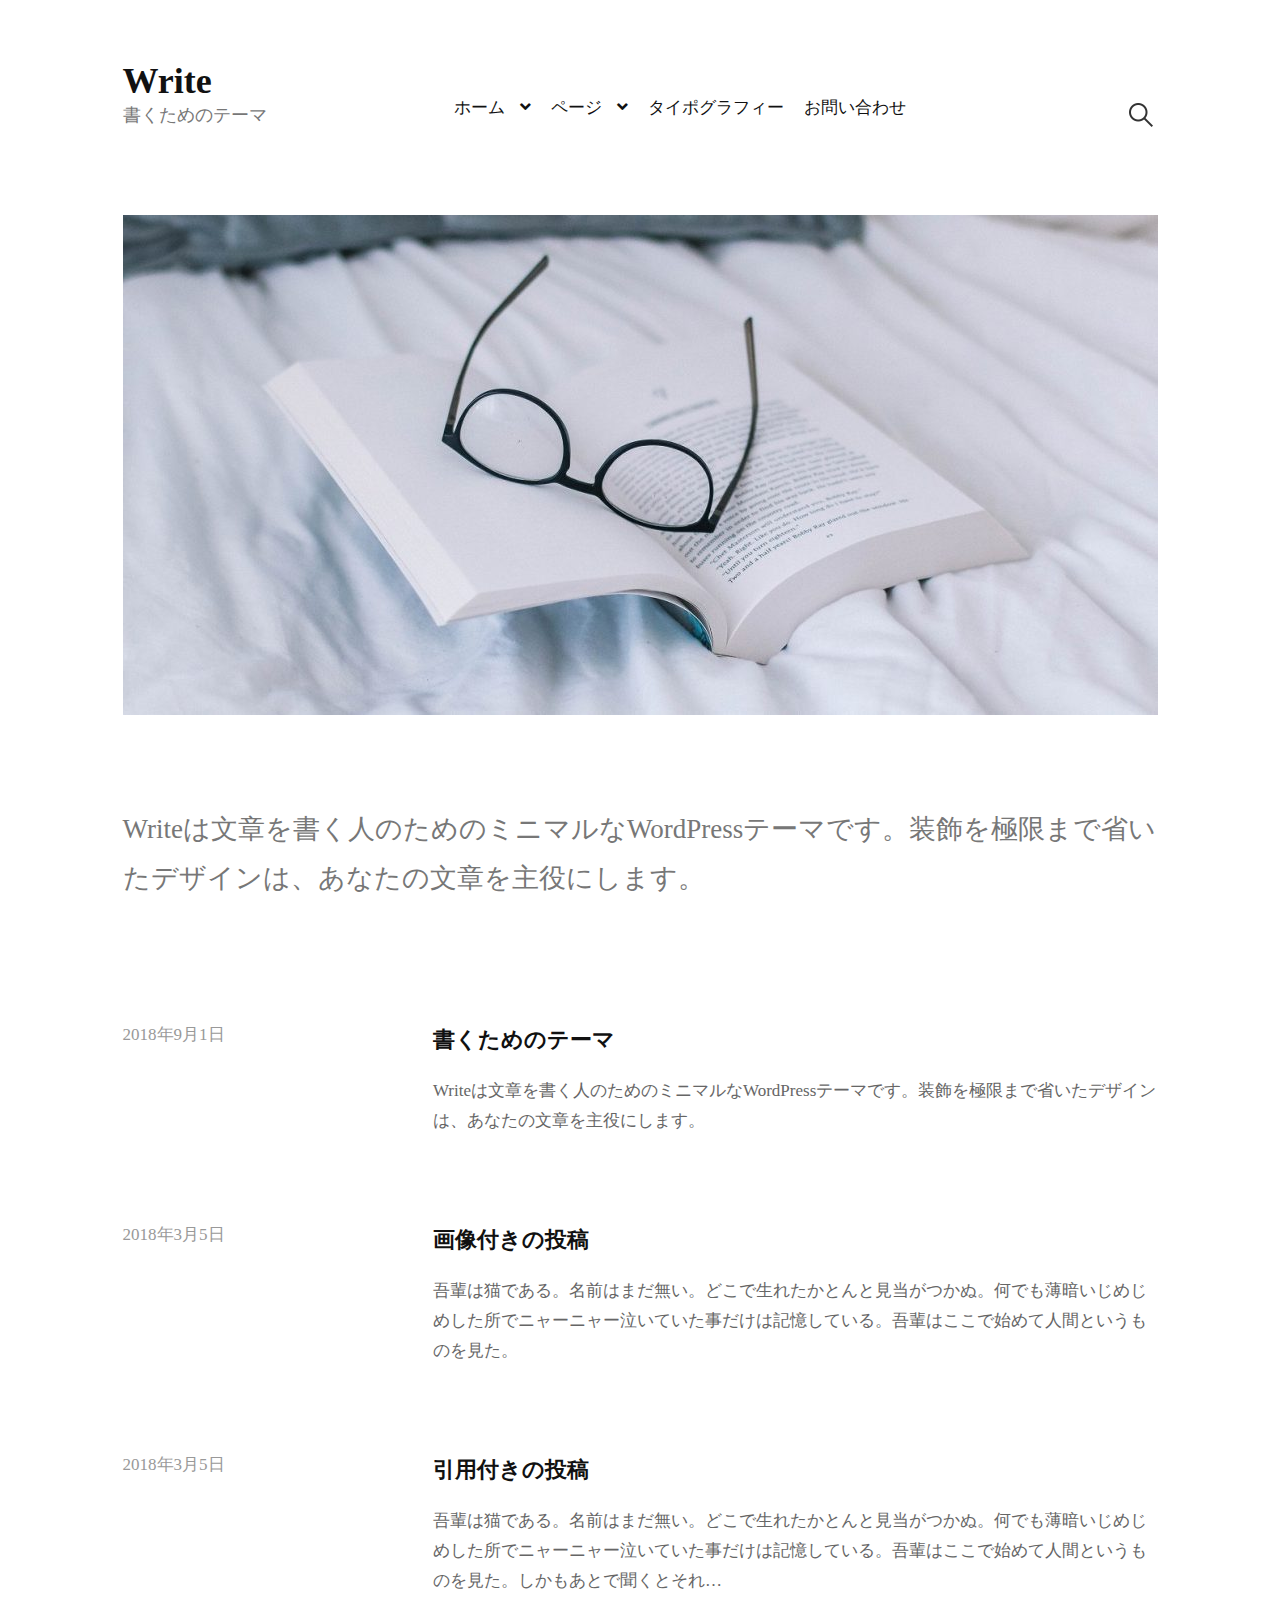
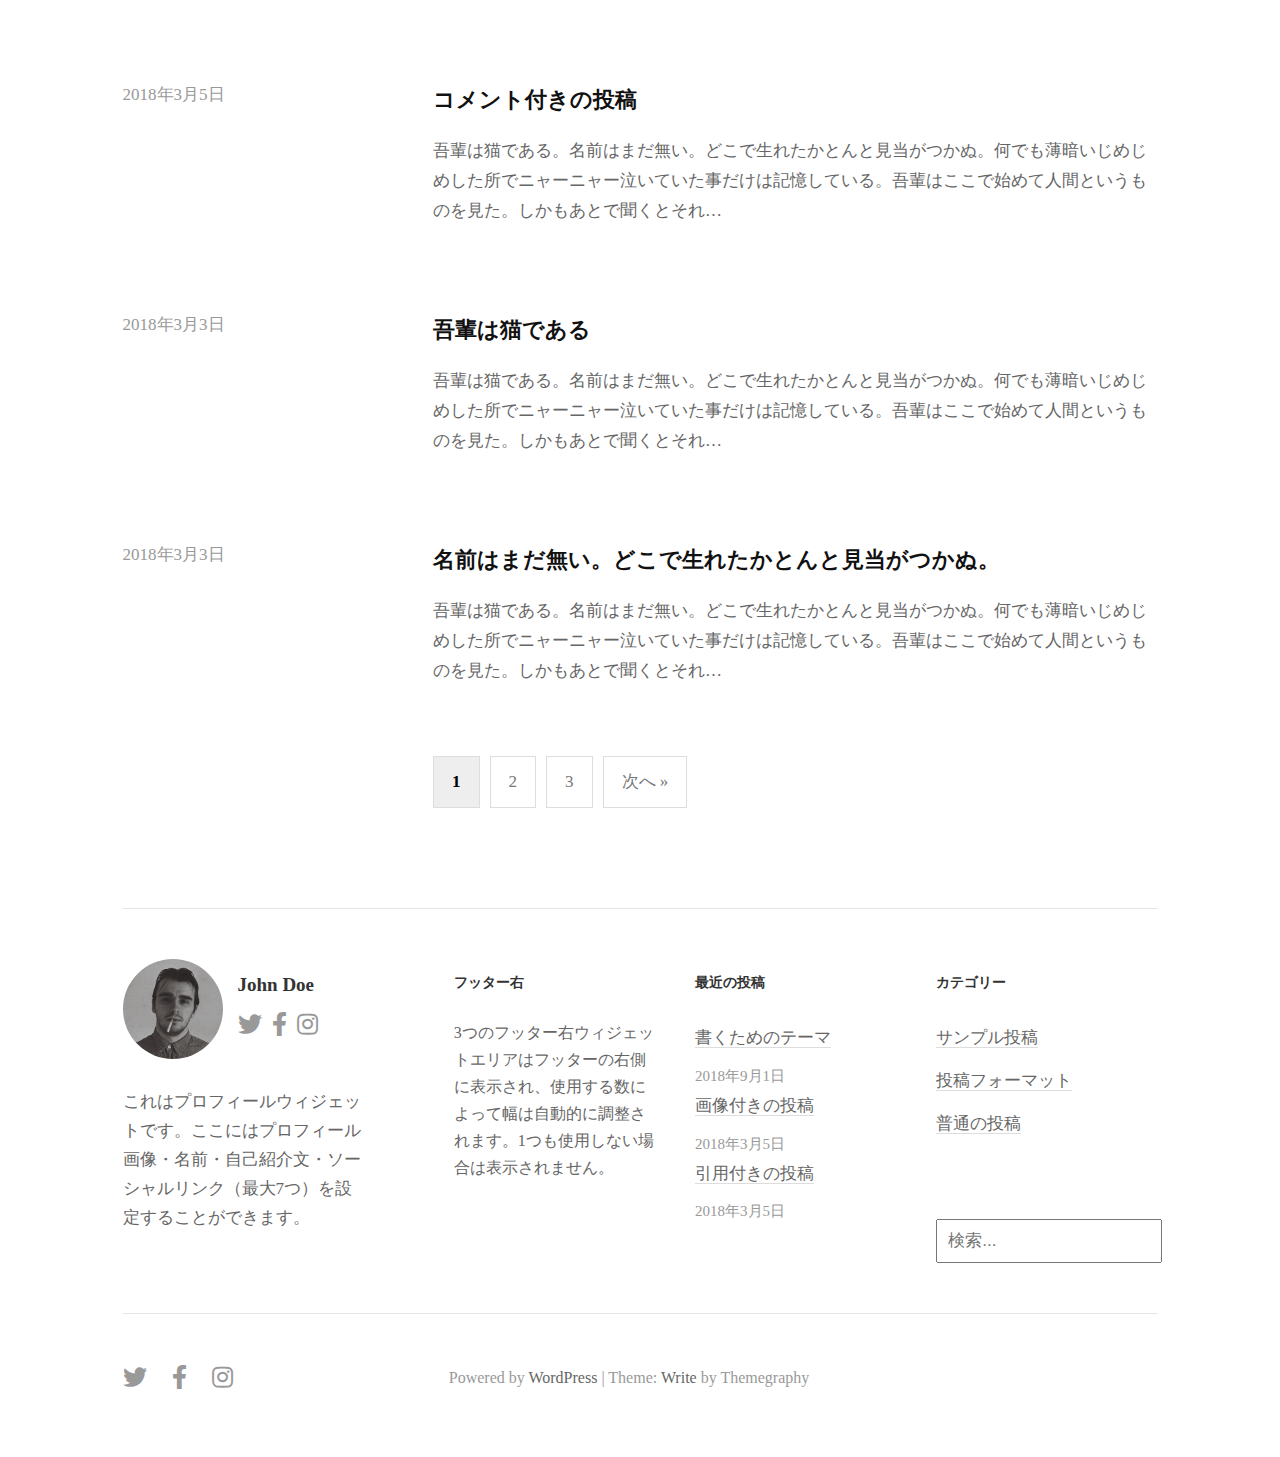
<file: write/index.html>
<!DOCTYPE html>
<html lang="ja">

<head>
  <title>Write-書くためのテーマ</title>
  <meta charset="utf-8">
  <meta name="viewport" content="width=device-width, initial-scale=1.0">
  <meta name="description" content="Write-書くためのテーマのサイト模写です。">
  <!-- CSS -->
  <link rel="stylesheet" href="css/styles.css">
  <!-- fontawesome -->
  <link rel="stylesheet" href="https://use.fontawesome.com/releases/v5.12.0/css/all.css">
  <script src="https://ajax.googleapis.com/ajax/libs/jquery/3.4.1/jquery.min.js"></script>
  <script src="js/sample.js"></script>
</head>

<body>

  <!-- wrapper -->
  <div id="wrapper">

    <!-- header -->
    <header>

      <!-- title -->
      <div id="title">
        <div id="title_main">
          <p><a href="#">Write</a></p>
        </div>
        <div id="title_sub">
          <p>書くためのテーマ</p>
        </div>
      </div>

      <!-- nav -->
      <div id="nav">
        <nav>
          <ul id="menu">

            <li><a href="#">ホーム<i class="fas fa-angle-down"></i></a>
              <ul class="sub">
                <li><a href="#">→カスタマイズ</a></li>
              </ul>
            </li>

            <li><a href="#">ページ<i class="fas fa-angle-down"></i></a>
              <ul class="sub">
                <li><a href="#">アイキャッチ画像なしのページ</a></li>
                <li><a href="#">ページ（全幅テンプレート）</a></li>
              </ul>
            </li>

            <li><a href="#">タイポグラフィー</a></li>
            <li><a href="#">お問い合わせ</a></li>
          </ul>

          <form action="#" class="sesarch-form">
            <label>
              <span class="screen-reader-text">検索:</span>
              <input type="search" class="search-field" placeholder="検索 …">
            </label>
            <input type="submit" class="search-submit" value="検索">
          </form>


        </nav>
      </div>

      <!-- drawer-hamburger -->
      <div id="hambarger_menu">
        <a class="menu">
          <span class="menu__line menu__line--top"></span>
          <span class="menu__line menu__line--center"></span>
          <span class="menu__line menu__line--bottom"></span>
        </a>
        <nav class="gnav">
          <div class="gnav__wrap">
            <ul class="gnav__menu">
              <li class="gnav__menu__item"><a href="">ホーム</a></li>
              <li class="gnav__menu__item__sub"><a href="">→カスタマイズ</a></li>
              <li class="gnav__menu__item"><a href="">ページ</a></li>
              <li class="gnav__menu__item__sub"><a href="">アイキャッチ画像なしのページ</a></li>
              <li class="gnav__menu__item__sub"><a href="">ページ（全幅テンプレート）</a></li>
              <li class="gnav__menu__item"><a href="">タイポグラフィー</a></li>
              <li class="gnav__menu__item"><a href="">お問い合わせ</a></li>
            </ul>
          </div>
          <!--gnav-wrap-->
        </nav>
      </div>

    </header>

    <main>

      <!-- main -->
      <div id="main">
        <div id="main_img">
          <img src="img/main.jpg" alt="メイン画像">
        </div>
        <div id="main_desc">
          <p>Writeは文章を書く人のためのミニマルなWordPressテーマです。装飾を極限まで省いたデザインは、あなたの文章を主役にします。</p>
        </div>
      </div>

      <!-- post -->
      <div id="post">

        <div class="post_box">
          <div class="post_date">
            <p><a href="#">2018年9月1日</a></p>
          </div>
          <div class="post_index">
            <div class="post_title">
              <p><a href="#">書くためのテーマ</a></p>
            </div>
            <div class="post_content">
              <p>Writeは文章を書く人のためのミニマルなWordPressテーマです。装飾を極限まで省いたデザインは、あなたの文章を主役にします。</p>
            </div>
          </div>
        </div>

        <div class="post_box">
          <div class="post_date">
            <p><a href="#">2018年3月5日</a></p>
          </div>
          <div class="post_index">
            <div class="post_title">
              <p><a href="#">画像付きの投稿</a></p>
            </div>
            <div class="post_content">
              <p>吾輩は猫である。名前はまだ無い。どこで生れたかとんと見当がつかぬ。何でも薄暗いじめじめした所でニャーニャー泣いていた事だけは記憶している。吾輩はここで始めて人間というものを見た。</p>
            </div>
          </div>
        </div>

        <div class="post_box">
          <div class="post_date">
            <p><a href="#">2018年3月5日</a></p>
          </div>
          <div class="post_index">
            <div class="post_title">
              <p><a href="#">引用付きの投稿</a></p>
            </div>
            <div class="post_content">
              <p>吾輩は猫である。名前はまだ無い。どこで生れたかとんと見当がつかぬ。何でも薄暗いじめじめした所でニャーニャー泣いていた事だけは記憶している。吾輩はここで始めて人間というものを見た。しかもあとで聞くとそれ…
              </p>
            </div>
          </div>
        </div>

        <div class="post_box">
          <div class="post_date">
            <p><a href="#">2018年3月5日</a></p>
          </div>
          <div class="post_index">
            <div class="post_title">
              <p><a href="#">コメント付きの投稿</a></p>
            </div>
            <div class="post_content">
              <p>吾輩は猫である。名前はまだ無い。どこで生れたかとんと見当がつかぬ。何でも薄暗いじめじめした所でニャーニャー泣いていた事だけは記憶している。吾輩はここで始めて人間というものを見た。しかもあとで聞くとそれ…
              </p>
            </div>
          </div>
        </div>

        <div class="post_box">
          <div class="post_date">
            <p><a href="#">2018年3月3日</a></p>
          </div>
          <div class="post_index">
            <div class="post_title">
              <p><a href="#">吾輩は猫である</a></p>
            </div>
            <div class="post_content">
              <p>吾輩は猫である。名前はまだ無い。どこで生れたかとんと見当がつかぬ。何でも薄暗いじめじめした所でニャーニャー泣いていた事だけは記憶している。吾輩はここで始めて人間というものを見た。しかもあとで聞くとそれ…
              </p>
            </div>
          </div>
        </div>

        <div class="post_box">
          <div class="post_date">
            <p><a href="#">2018年3月3日</a></p>
          </div>
          <div class="post_index">
            <div class="post_title">
              <p><a href="#">
                  名前はまだ無い。どこで生れたかとんと見当がつかぬ。</a></p>
            </div>
            <div class="post_content">
              <p>吾輩は猫である。名前はまだ無い。どこで生れたかとんと見当がつかぬ。何でも薄暗いじめじめした所でニャーニャー泣いていた事だけは記憶している。吾輩はここで始めて人間というものを見た。しかもあとで聞くとそれ…
              </p>
            </div>

            <!-- pager -->
            <div id="pager">
              <ul>
                <li id="pager_selected">1</li>
                <a href="#">
                  <li>2</li>
                </a>
                <a href="#">
                  <li>3</li>
                </a>
                <a href="#">
                  <li>次へ »</li>
                </a>
              </ul>
            </div>

          </div>
        </div>

      </div>


      <!-- line -->
      <div class="line"></div>

      <!-- footer -->
      <footer>
        <!-- widget -->
        <div id="widget">

          <!-- profile -->
          <div id="profile">

            <div id="profile_icon">
              <div id="profile_img">
                <img src="img/profile.png" alt="プロフィール画像">
              </div>
              <div id="profile_name">
                <p>John Doe</p>
                <div class="sns">
                  <ul>
                    <li><a href="#"><i class="fab fa-twitter"></i></a></li>
                    <li><a href="#"><i class="fab fa-facebook-f"></i></a></li>
                    <li><a href="#"><i class="fab fa-instagram"></i></a></li>
                  </ul>
                </div>
              </div>
            </div>

            <div id="profile_widget">
              <p>これはプロフィールウィジェットです。ここにはプロフィール画像・名前・自己紹介文・ソーシャルリンク（最大7つ）を設定することができます。</p>
            </div>

          </div>

          <!-- widget_area -->
          <div id="widget_area">

            <div class="widget_box">
              <div class="widget_title">
                <p>フッター右</p>
              </div>
              <div class="widget_content">
                <p>3つのフッター右ウィジェットエリアはフッターの右側に表示され、使用する数によって幅は自動的に調整されます。1つも使用しない場合は表示されません。</p>
              </div>
            </div>

            <div class="widget_box">
              <div class="widget_title">
                <p>最近の投稿</p>
              </div>
              <div class="widget_content">
                <ul>
                  <li class="widget_content_post"><a href="#">書くためのテーマ</a></li>
                  <li class="widget_content_date">2018年9月1日</li>
                  <li class="widget_content_post"><a href="#">画像付きの投稿</a></li>
                  <li class="widget_content_date">2018年3月5日</li>
                  <li class="widget_content_post"><a href="#">引用付きの投稿</a></li>
                  <li class="widget_content_date">2018年3月5日</li>
                </ul>
              </div>
            </div>

            <div class="widget_box">
              <div class="widget_title">
                <p>カテゴリー</p>
              </div>
              <div class="widget_content">
                <ul>
                  <li class="widget_content_post"><a href="#">サンプル投稿</a></li>
                  <li class="widget_content_post"><a href="#">投稿フォーマット</a></li>
                  <li class="widget_content_post"><a href="#">普通の投稿</a></li>
                </ul>
              </div>
              <div id="widget_content_search">
                <form action="#" method="POST">
                  <input type="text" placeholder="検索...">
                </form>
              </div>
            </div>

          </div>
        </div>

        <div class="line"></div>

        <div id="footer">

          <div class="sns">
            <ul>
              <li><a href="#"><i class="fab fa-twitter"></i></a></li>
              <li><a href="#"><i class="fab fa-facebook-f"></i></a></li>
              <li><a href="#"><i class="fab fa-instagram"></i></a></li>
            </ul>
          </div>

          <div id="footer_powered-by">
            <p>Powered by <a href="#">WordPress</a> | Theme: <a href="#">Write</a> by Themegraphy</p>
          </div>

        </div>

      </footer>

    </main>

  </div>
</body>

</html>
</file>
<file: isara/css/main.css>
/* html */
html {
  box-sizing: border-box;
  margin: 0;
  padding: 0;
  border: 0;
  font-size: 100%;
  height: 100%;
  vertical-align: baseline;
}



/* body */
body {
  font-family: Arial, Helvetica, sans-serif;
  font-size: 14px;
  line-height: 1.43;
  background-color: #ffffff;
  margin: 0;
  padding: 0;
  height: 100%;
}


/* header */
header {
  position: fixed;
  z-index: 10;
  background-color: #ffffff;
  width: 100%;
}

.header__in {
  width: 1200px;
  height: 70px;
  margin: 0 auto;
  padding: 15px 0;
}

.header__in-title--logo {
  display: inline-block;
}

.header__in-title--logo img {
  width: 130px;
  height: 40px;
}

.header__in-title--sub {
  display: inline-block;
  font-weight: bold;
}

.header__in-link {
  display: inline-block;
  position: absolute;
  right: 200px;
  top: 15px;
  padding: 10px 20px;
  background-color: brown;
  color: #ffffff;
  border-radius: 25px;
}

.header__in-link--contact p {
  margin: 0px;
}




/* main */

.main__coverimg {
  background-image: url(../img/main.jpg);
  background-repeat: no-repeat;
  background-size: cover;
  background-position: center;
  padding-top: 70px;
  height: 100%;
  width: 100%;
}

.main__home {
  height: 500px;
  text-align: center;
  padding: auto 0;
}

.main__home-top h1 {
  font-size: 27px;
  font-weight: 700;
  line-height: 2;
  letter-spacing: -1px;
  padding-top: 100px;
}

.main__home-img img {
  width: 300px;
  height: 100px;
}

.main__home-bottom h2 {
  font-size: 20px;
  line-height: 1.3;
  letter-spacing: -1px;
  padding-top: 20px;
  font-weight: bolder;
}



/* back-to-pagetop */

.back-to-pagetop {
  background-color: red;
}




/* conversion */

.conversion {
  text-align: center;
}

.conversion__sns ul {
  display: flex;
  justify-content: center;
}




/* intro */

.intro {
  background-image: url(../img/intro.jpg);
  background-repeat: no-repeat;
  background-size: cover;
  background-position: bottom;
  text-align: center;
}



/* aboutfirst */

.aboutfirst {
  text-align: center;
}

.aboutfirst__skill {
  display: flex;
  justify-content: center;
}




/* aboutsecond */

.aboutsecond {
  text-align: center;
}

.aboutsecond__coverimg {
  background-image: url(../img/aboutsecond.jpg);
  background-repeat: no-repeat;
  background-size: cover;
}

.aboutsecond__txt1 {
  color: coral;
}

.aboutsecond__txt2 {
  color: coral;
}

.aboutsecond__step-1, .aboutsecond__step-2, .aboutsecond__step-3 {
  background-color: #ffffff;
}



/* aboutthird */

.aboutthird {
  background-color: cadetblue;
  text-align: center;
}

.aboutthird__txt-1 {
  color: coral;
}

/* learning */

.learning {
  text-align: center;
}

.learning__skill {
  display: flex;
  justify-content: center;
}



/* merit */

.merit {
  text-align: center;
  background-color: cornsilk;
}

.marit__img-1--top p, .marit__img-2--top p, .marit__img-2--top p, .merit__box-top h2 {
  color: coral;
}

.merit__box {
 background-color: #ffffff;
}




/* teacher */

.teacher {
  text-align: center;
  background-image: url(../img/teacherback.jpg);
  background-repeat: no-repeat;
  background-size: cover;
  color: #ffffff;
}

.teacher__person1--img img, .teacher__person2--img img, .teacher__person3--img img, .teacher__person4--img img {
  border-radius: 50%;
}




/* why */

.why {
  text-align: center;
}




/* answer */

.answer {
  text-align: center;
}

.answer__message-1, .answer__message-2, .answer__message-3 {
  display: flex;
}

.answer__message-1--img img, .answer__message-2--img img, .answer__message-3--img img {
  width: 100%;
}



/* class */

.class {
  text-align: center;
  color: #ffffff;
}

.class__coverimg {
  background-image: url(../img/class.jpg);
  background-repeat: no-repeat;
  background-size: cover;
}

.class__list {
  color: #000000;
}

.class__list-1, .class__list-2 {
  background-color: #ffffff;
}



/* classbottom */

.classbottom {
  background-color: darkcyan;
  color: #ffffff;
  text-align: center;
}




/* flow */

.flow {
  text-align: center;
}

.flow__box1, .flow__box2, .flow__box3, .flow__box4, .flow__box5 {
  display: flex;
  justify-content: center;
}




/* bangkok */

.bangkok__coverimg {
  background-image: url(../img/bangkok.jpg);
  background-repeat: no-repeat;
  background-size: cover;
}




/* special */

.special {
  background-color: burlywood;
  text-align: center;
}

.special__txt1, .special__txt2 {
  color: #ffffff;
}

.special__boxin-1, .special__boxin-2, .special__boxin-3 {
  background-color: #ffffff;
}

.special__boxin-1--top, .special__boxin-2--top, .special__boxin-3--top {
  color: burlywood;
}




/* specialdetail */

.specialdetail {
  text-align: center;
  color: #ffffff
}

.specialdetail__coverimg {
  background-image: url(../img/specialdetail.jpg);
  background-repeat: no-repeat;
  background-size: cover;
}




/* massage */

.message {
  text-align: center;
}

.message__content--img img {
  width: 100%;
}



/* contactform */

.contactform {
  background-color: coral;
  text-align: center;
}



/* faq */

.faq__title {
  text-align: center;
}



/* footer */
footer {
  text-align: center;
  background-color: darkgrey;
}

.footer__sns ul {
  display: flex;
  justify-content: center;
}
</file>
<file: write/css/styles.css>
html body {
  margin: 60px 40px;
  font-size: 18px;
  font-weight: 400;
  font-family: Georgia, '游明朝', YuMincho, 'Hiragino Mincho ProN', Meiryo, serif;
  line-height: 1.8;
}

#wrapper {
  margin: auto;
  max-width: 1035px;
}

/* header */
header {
  display: flex;
}

/* title */
#title {
  width: 30%;
}
#title_main p {
  font-size: 36px;
  line-height: 43px;
  color: #111111;
  font-weight: 700;
  margin: 0;
}
#title_main p a {
  text-decoration: none;
  color: #111111;
  transition: opacity .15s ease-in-out;
}
#title_main p a:hover {
  opacity: 0.8;
}
#title_sub p {
  font-size: 18px;
  line-height: 25px;
  color: #777777;
  font-weight: 400;
  margin: 0;
}

/* nav */
#nav {
  width: 70%;
  padding-left: 30px;
}
nav {
  display: flex;
  padding-top: 35px;
}
nav #menu {
  width: 100%;
  display: flex;
  padding: 0;
  margin: 0;
}
nav ul li {
  list-style-type: none;
  padding-right: 20px;
  font-size: 17px;
  line-height: 25px;
}
.sub {
  padding: 0;
  position: absolute;
  margin-left: -20px;
  width: 220px;
  background-color: #fff;
  box-shadow: 0 1px 3px #ddd;
}
.sub li {
  width: 200px;
}
.sub li a {
  display: block;
  width: 100%;
  height: 100%;
  border-top: 1px solid #e6e6e6;
  line-height: 1.5;
  padding-bottom: 14px;
  padding-top: 14px;
  padding-left: 16px;
  padding-right: 16px;
}
nav ul li a {
  text-decoration: none;
  color: #111111;
  transition: color .15s ease-in-out;
  display: block;
  width: 100%;
  height: 100%;
}
nav ul li a:hover {
  color: #c49029;
}
nav ul li a i {
  padding-left: 15px;
}
.search-form {
  display: block;
  position: absolute;
  right: 0;
}
.screen-reader-text {
  border: 0;
  clip-path: inset(50%);
  height: 1px;
  margin: -1px;
  overflow: hidden;
  padding: 0;
  position: absolute!important;
  width: 1px;
  word-wrap: normal!important;
}
.search-field {
  background: url(../img/search.png) 5px center no-repeat;
  background-size: 24px 24px;
  border: none;
  cursor: pointer;
  height: 40px;
  margin-top: 0;
  outline: 0;
  padding: 0 0 0 34px;
  transition: width .4s ease, background .4s ease;
  width: 1px;
}
.search-field:focus {
  background-color: #fff;
	border: solid 1px #e6e6e6;
	cursor: text;
	max-width: 100%;
	width: 200px;
}
.search-submit {
  display: none;
  background-color: #e6e6e6;
  border-bottom: solid 1px #cccccc;
  border-left: solid 1px #dddddd;
  border-right: solid 1px #cccccc;
  border-top: solid 1px #dddddd;
  font-size: 87.5%;
  line-height: 1;
  padding: 0.9em 1.5em;
  text-shadow: 1px 1px 0 #fff;
  text-transform: uppercase;
  transition: .15s ease-in-out;
}

#hambarger_menu {
  display: none;
}

/* main */
#main {
  margin-top: 80px;
}
#main_img img {
  width: 100%;
}
#main_desc {
  margin-top: 80px;
  font-size: 27px;
  line-height: 49px;
  color: #777777;
}
/* post */
#post {
  margin-top: 100px;
}
.post_box {
  display: flex;
  margin-bottom: 50px;
}
.post_index {
  width: 70%;
}
.post_date {
  width: 30%;
}
.post_date p {
  font-size: 17px;
}
.post_date p a {
  text-decoration: none;
  color: #999999;
  transition: color .15s ease-in-out;
}
.post_date p a:hover {
  color: #666666;
}
.post_title p {
  font-size: 22px;
  font-weight: 700;
  line-height: 29px;
}
.post_title p a {
  color: #111111;
  transition: color .15s ease-in-out;
  text-decoration: none;
}
.post_title p a:hover {
  color: #c49029;
}
.post_content p {
  font-size: 17px;
  line-height: 30px;
  color: #666666;
}

/* pager */
#pager ul {
  display: flex;
  list-style-type: none;
  padding: 0;
  margin-top: 70px;
  margin-bottom: 50px;
}
#pager ul li {
  font-size: 17px;
  line-height: 30px;
  padding: 10px 18px;
  margin-right: 10px;
  border: 1px solid #dddddd;
  transition: border .15s ease-in-out;
}
#pager ul li:hover {
  border: 1px solid #cccccc;
}
#pager ul a {
  color: #777777;
  transition: color .15s ease-in-out;
  text-decoration: none;
}
#pager ul a:hover {
  color: #333333;
}
#pager ul li#pager_selected{
  background-color: #eeeeee;
  font-weight: 700;
}
#pager ul a li#pager_selected {
  background-color: #eeeeee;
  color: #111111;
}

/* line */
.line {
  border-bottom: 1px solid #e6e6e6;
  margin: 50px 0;
}

/* widget */
#widget {
  display: flex;
}

/* profile */
#profile {
  width: 25%;
  padding-right: 70px;
}
#profile_icon {
  display: flex;
}
#profile_img img {
  width: 100px;
  height: 100px;
  border-radius: 50%;
}
#profile_name {
  margin-left: 15px;
}
#profile_name p {
  font-size: 19px;
  font-weight: 600;
  line-height: 32px;
  margin: 10px 0;
  color: #333333;
}
.sns ul {
  display: flex;
  list-style-type: none;
  padding: 0;
  margin: 0;
}
.sns li a {
  text-decoration: none;
  color: #999999;
  transition: color .2s ease-in-out;
}
.sns ul li a i {
  font-size: 24px;
  margin-right: 10px;
}
.sns ul li a:hover {
  color: #666666;
}
#profile_widget p {
  font-size: 17px;
  line-height: 29px;
  color: #666666;
}

/* widgwr_area */
#widget_area {
  display: flex;
  width: 75%;
}
.widget_box {
  width: 33.3%;
  padding: 0 20px;
}
.widget_title p {
  font-size: 14px;
  line-height: 20px;
  font-weight: 700;
  color: #333333;
  padding-bottom: 10px;
}
.widget_content p {
  font-size: 16px;
  line-height: 27px;
  color: #666666;
}
.widget_content ul {
  list-style-type: none;
  padding: 0;
}
.widget_content_post {
  margin-bottom: 10px;
}
.widget_content_post a {
  text-decoration: none;
  color: #666666;
  transition: color .15s ease-in-out;
  border-bottom: 1px solid #dddddd;
  font-size: 17px;
}
.widget_content_post a:hover {
  color: #c49029;
}
.widget_content_date {
  font-size: 15px;
  line-height: 25px;
  color: #999999;
}
#widget_content_search {
  margin-top: 80px;
}
#widget_content_search input {
  max-width: 320px;
  width: 100%;
  font-size: 17px;
  padding: 10px;
}

/* footer */
#footer {
  display: flex;
}
#footer .sns {
  width: 25%;
  padding-right: 90px;
}
#footer .sns ul li {
  padding-right: 15px;
}
#footer_powered-by {
  width: 75%;
}
#footer_powered-by p {
  margin: 0;
  font-size: 16px;
  line-height: 28px;
  color: #999999;
}
#footer_powered-by p a {
  color: #666666;
  transition: color .15s ease-in-out;
  text-decoration: none;
}
#footer_powered-by p a:hover {
  color: #111111;
}






/* 980px以下の時 */
@media screen and (max-width: 980px) {

  #wrapper {
    max-width: 700px;
    margin: auto;
  }

  /* header */
  header {
    display: block;
  }

  /* nav */
  #nav {
    width: 100%;
    padding-left: 0;
  }

  #hambarger_menu {
    display: none;
  }

  /* post */
  .post_box {
    display: block;
  }
  .post_index {
    width: 100%;
  }

  /* line */
  .line {
    margin: 80px 0;
  }

  /* widget */
  #widget {
    display: block;
  }

  /* profile */
  #profile {
    width: 100%;
  }

  /* widget_area */
  #widget_area {
    display: block;
    width: 100%;
  }
  .widget_box {
    width: 100%;
    padding: 0;
    margin: 80px 0;
  }
  #widget_area .widget_box:first-child {
    padding-bottom: 50px;
  }
  #widget + .line {
    margin-bottom: 50px;
  }
  
  /* footer */
  #footer {
    display: block;
  }
  #footer .sns {
    padding-bottom: 20px;
  }

}




/* 783px以下の時 */
@media screen and (max-width: 783px) {

  html body {
    margin: 45px 20px;
  }

  /* header */
  #title_main p {
    font-size: 30px;
    line-height: 36px;
  }
  #title_sub p {
    font-size: 15px;
    line-height: 21px;
  }

  /* nav */
  #nav {
    display: none;
  }

  #hambarger_menu {
    display: block;
    width: 100%;
    height: 100%;
  }

  /*menu*/
.menu{
  height: 20px;
  position: fixed;
  right: 20px;
  top: 20px;
  width: 30px;
  z-index: 120;
}
.menu__line{
  background: black;
  display: block;
  height: 2px;
  position: absolute;
  transition:transform .3;
  width: 100%;
}
.menu__line--center{
  top: 9px;
}
.menu__line--bottom{
  bottom: 0;
}
.menu__line--top.active{
  top: 8px;
  transform: rotate(45deg);
}
.menu__line--center.active{
  transform:scaleX(0);
}
.menu__line--bottom.active{
  bottom: 10px;
  transform: rotate(-45deg);
}

/*gnav*/
.gnav{
  background: rgba(255,255,255,0.9);
  display: none;
  position: fixed;
  z-index: 110;
  width: 100%;
  height: 100%;
  margin-left: -20px;
  margin-right: -20px;
  max-width: 740px;
}
.gnav__wrap{
  text-align: center;
  vertical-align: middle;
  height: 100%;
  position: absolute;
  width: 100%;
}
.gnav__menu {
  padding: 60px 0;
  height: 100%;
  margin: 0;
}
.gnav__menu li {
  margin-bottom: 20px;
}
.gnav__menu__item{
  padding: 0;
  margin: 0;
}
.gnav__menu__item a{
  padding: 0;
  color: #111111;
  font-size: 23px;
  line-height: 41px;
  text-decoration: none;
  transition: .15s;
}
.gnav__menu__item a:hover{
  color: #c49029;
}

.gnav__menu__item__sub {
  font-size: 18px;
  line-height: 32px;
  padding: 0;
}

  /* main */
  #main_img {
    margin-right: -20px;
    margin-left: -20px;
  }
  #main_desc {
    margin-top: 40px;
    font-size: 23px;
    line-height: 41px;
  }

  /* post */
  #post {
    margin-top: 70px;
  }
  .post_date p {
    font-size: 14px;
  }
  .post_title p {
    font-size: 19px;
    line-height: 25px;
  }
  .post_content p {
    font-size: 14px;
    line-height: 25px;
  }

  /* pager */
  #pager ul li {
    font-size: 14px;
    line-height: 25px;
    padding: 8px 16px;
  }

  /* line */
  .line {
    margin: 45px 0;
  }

  /* profile */
  #profile_name p {
    font-size: 16px;
    line-height: 27px;
  }
  #profile_widget p {
    font-size: 14px;
    line-height: 24px;
  }

  /* widget_area */
  .widget_title p {
    font-size: 12px;
    line-height: 17px;
  }
  .widget_content p {
    font-size: 13px;
    line-height: 22px;
  }
  .widget_content_post a {
    font-size: 14px;
    line-height: 24px;
  }
  .widget_content_date {
    font-size: 12px;
    line-height: 21px;
  }
  #widget_content_search input {
    max-width: 320px;
    width: 100%;
    font-size: 14px;
    padding: 7px;
  }

  /* footer */
  #footer_powered-by p {
    font-size: 13px;
    line-height: 24px;
  }

}



/* 640px以下の時 */
@media screen and (max-width: 640px) {

  #pager ul a:not(:last-child) {
    display: none;
  }
  #pager_selected {
    display: none;
  }
}
</file>
